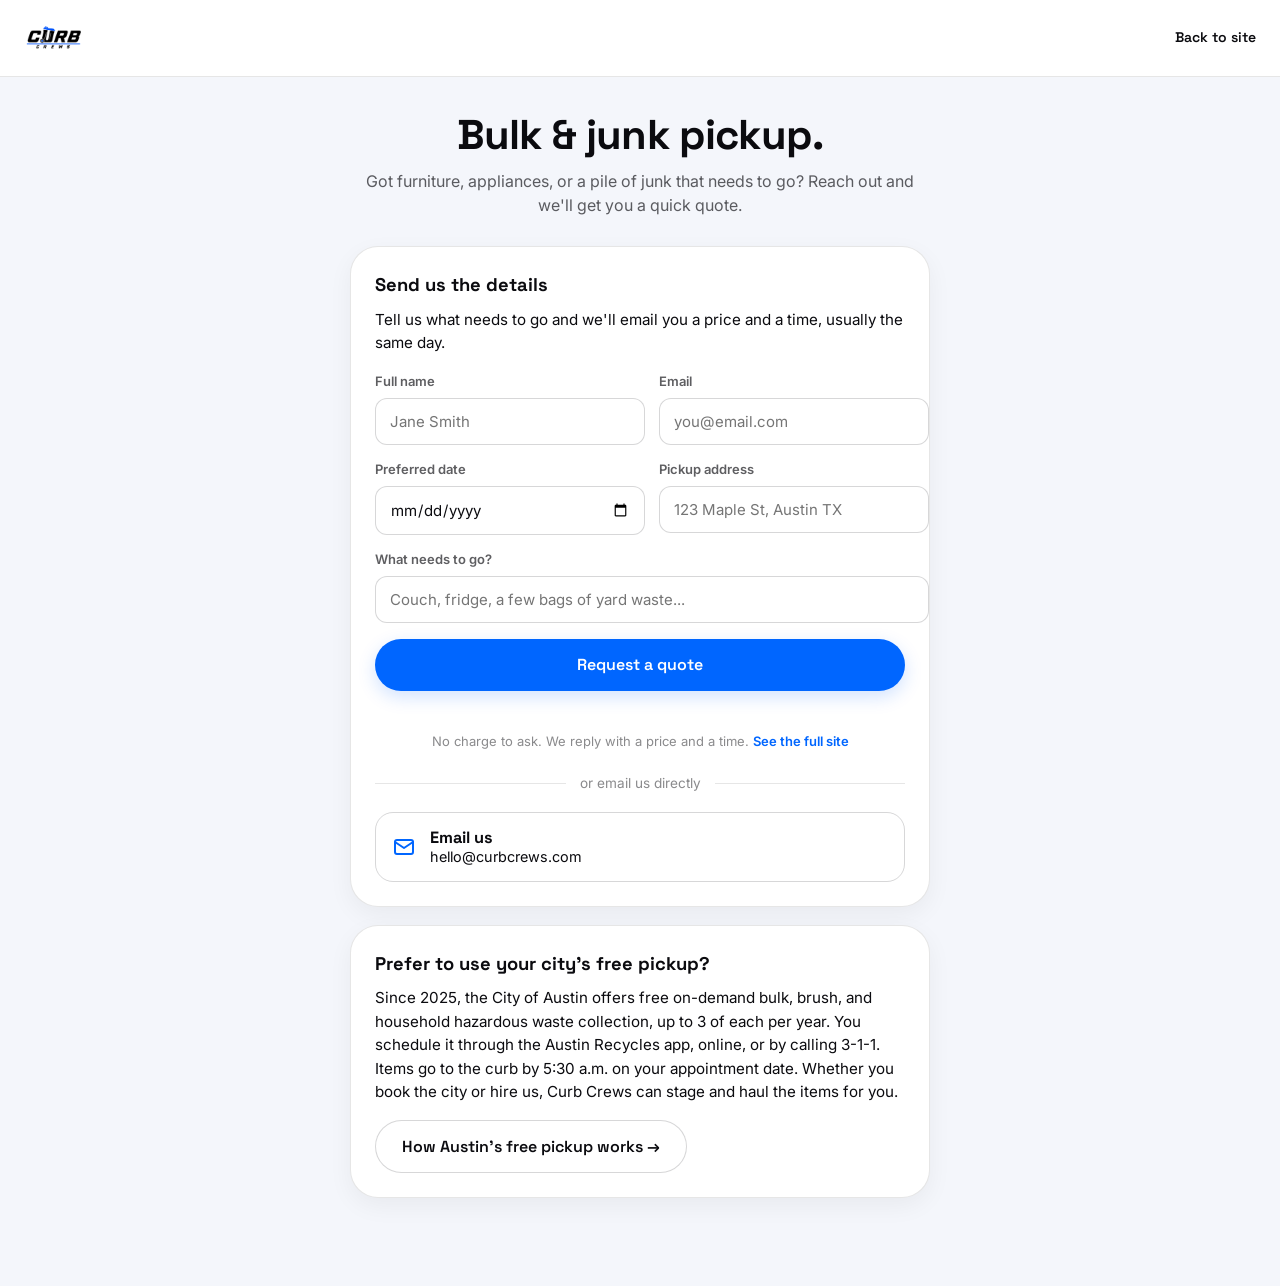
<file: bulk.html>
<!DOCTYPE html>
<html lang="en">
<head>
  <meta charset="UTF-8" />
  <meta name="viewport" content="width=device-width, initial-scale=1.0" />
  <title>Bulk &amp; Junk Pickup | Curb Crews</title>
  <meta name="description" content="Bulk and junk pickup from Curb Crews. Send us the details for a quick quote by email." />

  <link rel="preconnect" href="https://fonts.googleapis.com" />
  <link rel="preconnect" href="https://fonts.gstatic.com" crossorigin />
  <link href="https://fonts.googleapis.com/css2?family=Space+Grotesk:wght@500;600;700&family=Inter:wght@400;500;600&family=Archivo:ital,wght@1,800&display=swap" rel="stylesheet" />

  <link rel="canonical" href="https://curbcrews.com/bulk.html" />
  <link rel="stylesheet" href="styles.css" />
  <link rel="stylesheet" href="bulk.css" />
  <link rel="icon" type="image/png" href="curb-crew-favicon.png?v=3" />
  <link rel="apple-touch-icon" href="curb-crew-favicon.png?v=3" />
</head>
<body class="bulk-body">

  <header class="bulk-top">
    <a href="index.html" class="wordmark wordmark--header" aria-label="Curb Crews home">
      <img class="wordmark__img" src="curb-crew-logo.png" alt="Curb Crews"
           onload="this.closest('.wordmark').classList.add('has-logo')" onerror="this.remove()" />
      <span class="wordmark__fallback" aria-hidden="true">
        <span class="wordmark__mark">
          <svg viewBox="0 0 32 32" width="22" height="22" fill="none">
            <rect x="5" y="11" width="22" height="3" rx="1.5" fill="currentColor"/>
            <path d="M8 14h16l-1.7 14.2A2.5 2.5 0 0 1 19.8 30H12.2a2.5 2.5 0 0 1-2.5-1.8z" fill="currentColor"/>
            <path d="M13 8h6l1 3h-8z" fill="currentColor"/>
          </svg>
        </span>
        <span class="wordmark__text">Curb&nbsp;Crews</span>
      </span>
    </a>
    <a href="index.html" class="bulk-top__back">Back to site</a>
  </header>

  <main class="bulk">
    <div class="bulk__intro">
      <h1>Bulk &amp; junk pickup.</h1>
      <p>Got furniture, appliances, or a pile of junk that needs to go? Reach out and we'll get you a quick quote.</p>
    </div>

    <!-- CONTACT FOR A QUOTE -->
    <section class="bulk__card">
      <h2 class="bulk__h2">Send us the details</h2>
      <p class="bulk__muted">Tell us what needs to go and we'll email you a price and a time, usually the same day.</p>

      <form class="contact-form" data-bulk-form novalidate>
        <div class="bulk__grid">
          <label class="field"><span>Full name</span><input type="text" name="name" autocomplete="name" placeholder="Jane Smith" /></label>
          <label class="field"><span>Email</span><input type="email" name="email" autocomplete="email" placeholder="you@email.com" /></label>
          <label class="field"><span>Preferred date</span><input type="date" name="preferred_date" /></label>
          <label class="field"><span>Pickup address</span><input type="text" name="address" autocomplete="street-address" placeholder="123 Maple St, Austin TX" /></label>
          <label class="field field--wide"><span>What needs to go?</span><input type="text" name="notes" placeholder="Couch, fridge, a few bags of yard waste..." /></label>
        </div>
        <button type="submit" class="btn btn--block">Request a quote</button>
        <p class="bulk__msg" data-bulk-msg role="status" aria-live="polite"></p>
        <p class="bulk__fine">No charge to ask. We reply with a price and a time. <a href="index.html">See the full site</a></p>
      </form>

      <div class="contact-or"><span>or email us directly</span></div>

      <div class="contact-btns">
        <a class="contact-btn" href="mailto:hello@curbcrews.com?subject=Bulk%20pickup%20quote&amp;body=Pickup%20address%3A%0APreferred%20date%3A%0AWhat%20needs%20to%20go%3A%0A">
          <svg viewBox="0 0 24 24" aria-hidden="true"><rect x="3" y="5" width="18" height="14" rx="2"/><path d="m3 7 9 6 9-6"/></svg>
          <span><strong>Email us</strong>hello@curbcrews.com</span>
        </a>
      </div>
    </section>

    <!-- CITY FREE PICKUP INFO -->
    <section class="bulk__card">
      <h2 class="bulk__h2">Prefer to use your city's free pickup?</h2>
      <p class="bulk__muted">Since 2025, the City of Austin offers free on-demand bulk, brush, and household hazardous waste collection, up to 3 of each per year. You schedule it through the Austin Recycles app, online, or by calling 3-1-1. Items go to the curb by 5:30 a.m. on your appointment date. Whether you book the city or hire us, Curb Crews can stage and haul the items for you.</p>
      <a class="btn btn--ghost" href="https://www.austintexas.gov/resource-recovery/programs/demand-bulk-brush-and-household-hazardous-waste-collection" target="_blank" rel="noopener">How Austin's free pickup works &rarr;</a>
    </section>
  </main>

  <script src="bulk.js" defer></script>
  <script src="support.js" defer></script>
</body>
</html>
                                                                                                                                                                                                                                                                                                                                                                                                                                                                                                                                                                                                                                                                                                                                                                                                                                                                                                                                                                                                                                                                                                                                                                                                                                                                                                                                                                                                                                                                                                                                                                                                                                                                                                                                                                                                                                                                                                                                                                                                                                                                                                         
</file>
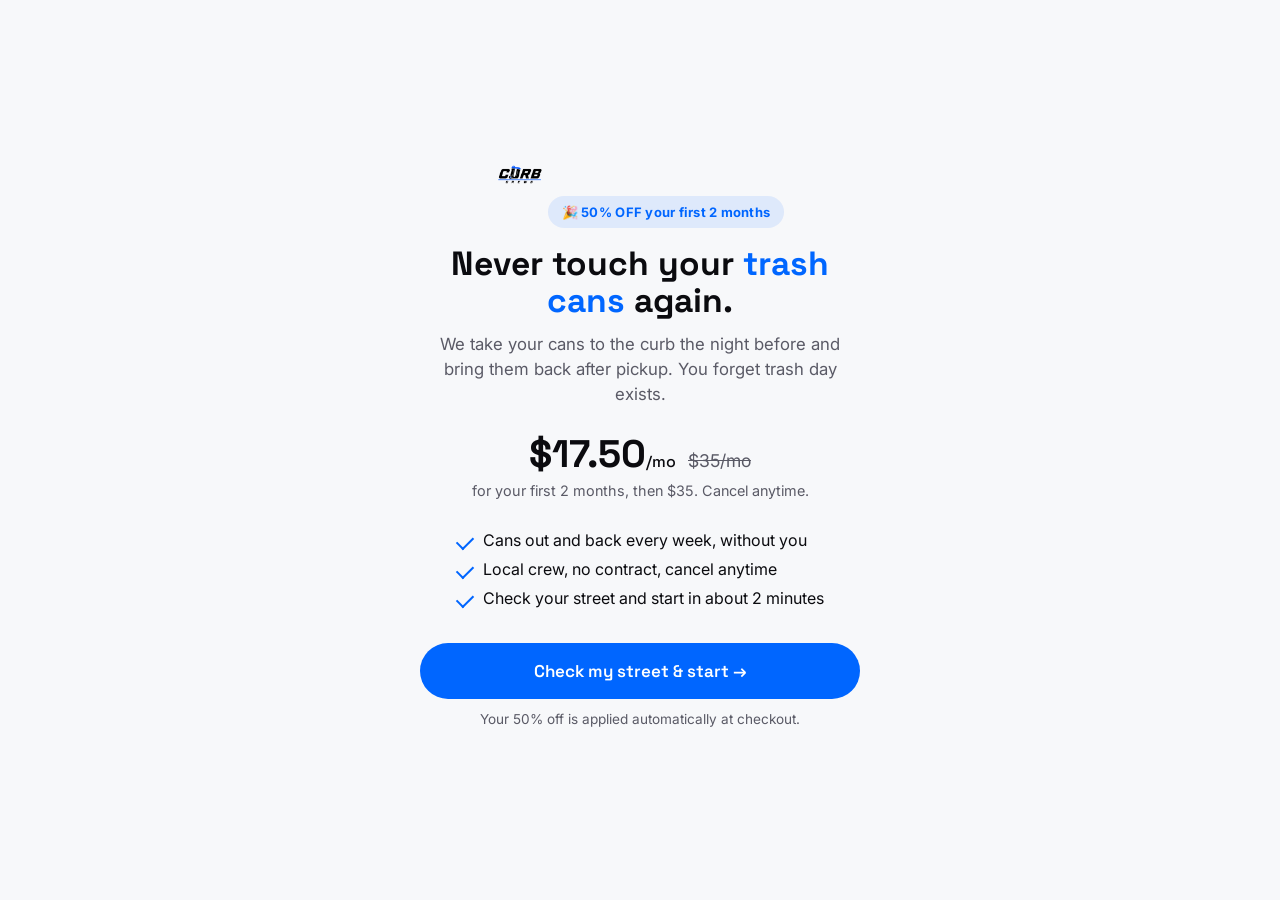
<file: join50.html>
<!DOCTYPE html>
<html lang="en">
<head>
  <meta charset="UTF-8" />
  <meta name="viewport" content="width=device-width, initial-scale=1.0" />
  <title>Curb Crews | 50% off your first 2 months</title>
  <meta name="description" content="Never touch your trash cans again. 50% off your first 2 months. Check your street and start in about two minutes." />
  <meta name="robots" content="noindex" />
  <link rel="preconnect" href="https://fonts.googleapis.com" />
  <link rel="preconnect" href="https://fonts.gstatic.com" crossorigin />
  <link href="https://fonts.googleapis.com/css2?family=Space+Grotesk:wght@500;600;700&family=Inter:wght@400;500;600&display=swap" rel="stylesheet" />
  <link rel="icon" type="image/png" href="curb-crew-favicon.png?v=3" />
  <style>
    :root { --ink:#0b0b0f; --blue:#0066ff; --muted:#5a5a66; }
    * { box-sizing:border-box; }
    body { margin:0; min-height:100vh; background:#f7f8fa; color:var(--ink);
      font-family:Inter,system-ui,sans-serif; display:grid; place-items:center; padding:28px 22px; }
    .card { width:100%; max-width:440px; text-align:center; }
    .logo { height:32px; margin-bottom:26px; }
    .offer { display:inline-block; background:rgba(0,102,255,.1); color:var(--blue);
      font-weight:700; font-size:13px; letter-spacing:.02em; padding:8px 14px; border-radius:999px; margin-bottom:18px; }
    h1 { font-family:"Space Grotesk",sans-serif; font-size:2.1rem; line-height:1.1; margin:0 0 12px; }
    h1 .accent { color:var(--blue); }
    .sub { color:var(--muted); font-size:1.05rem; line-height:1.5; margin:0 0 22px; }
    .price { margin:0 0 22px; }
    .price .now { font-family:"Space Grotesk",sans-serif; font-size:2.4rem; font-weight:700; }
    .price .was { color:var(--muted); text-decoration:line-through; margin-left:8px; font-size:1.1rem; }
    .price .note { display:block; color:var(--muted); font-size:.9rem; margin-top:4px; }
    ul { list-style:none; padding:0; margin:0 0 26px; text-align:left; display:inline-block; }
    li { position:relative; padding-left:26px; margin:9px 0; font-size:1rem; }
    li::before { content:""; position:absolute; left:0; top:6px; width:14px; height:8px;
      border-left:2.5px solid var(--blue); border-bottom:2.5px solid var(--blue); transform:rotate(-45deg); }
    .cta { display:block; background:var(--blue); color:#fff; font-family:"Space Grotesk",sans-serif;
      font-weight:600; font-size:17px; text-decoration:none; padding:17px 20px; border-radius:999px; }
    .micro { color:var(--muted); font-size:.85rem; margin-top:12px; }
  </style>
</head>
<body>
  <main class="card">
    <img class="logo" src="curb-crew-logo.png" alt="Curb Crews" onerror="this.remove()" />
    <span class="offer">&#127881; 50% OFF your first 2 months</span>
    <h1>Never touch your <span class="accent">trash cans</span> again.</h1>
    <p class="sub">We take your cans to the curb the night before and bring them back after pickup. You forget trash day exists.</p>
    <div class="price">
      <span class="now">$17.50<span style="font-size:1rem;font-weight:500">/mo</span></span>
      <span class="was">$35/mo</span>
      <span class="note">for your first 2 months, then $35. Cancel anytime.</span>
    </div>
    <ul>
      <li>Cans out and back every week, without you</li>
      <li>Local crew, no contract, cancel anytime</li>
      <li>Check your street and start in about 2 minutes</li>
    </ul>
    <a class="cta" href="join.html?promo=flyer50&src=qr">Check my street &amp; start &rarr;</a>
    <p class="micro">Your 50% off is applied automatically at checkout.</p>
  </main>
  <script>
    // lightweight landing-view analytics (best effort)
    (function () {
      try {
        var U="https://hezahtnfyhqfucixzqxi.supabase.co/rest/v1/analytics_events";
        var K="sb_publishable_9l4_Bqgjg7qBapvYlLPJSA_pHOk0nMB";
        var sid=sessionStorage.getItem("cc_sess")||(Math.random().toString(36).slice(2)+Date.now().toString(36));
        sessionStorage.setItem("cc_sess",sid);
        fetch(U,{method:"POST",headers:{apikey:K,Authorization:"Bearer "+K,"Content-Type":"application/json","Prefer":"return=minimal"},body:JSON.stringify({event:"qr_landing_view",session_id:sid,page:"join50",user_agent:navigator.userAgent})}).catch(function(){});
      } catch (e) {}
    })();
  </script>
</body>
</html>
</file>
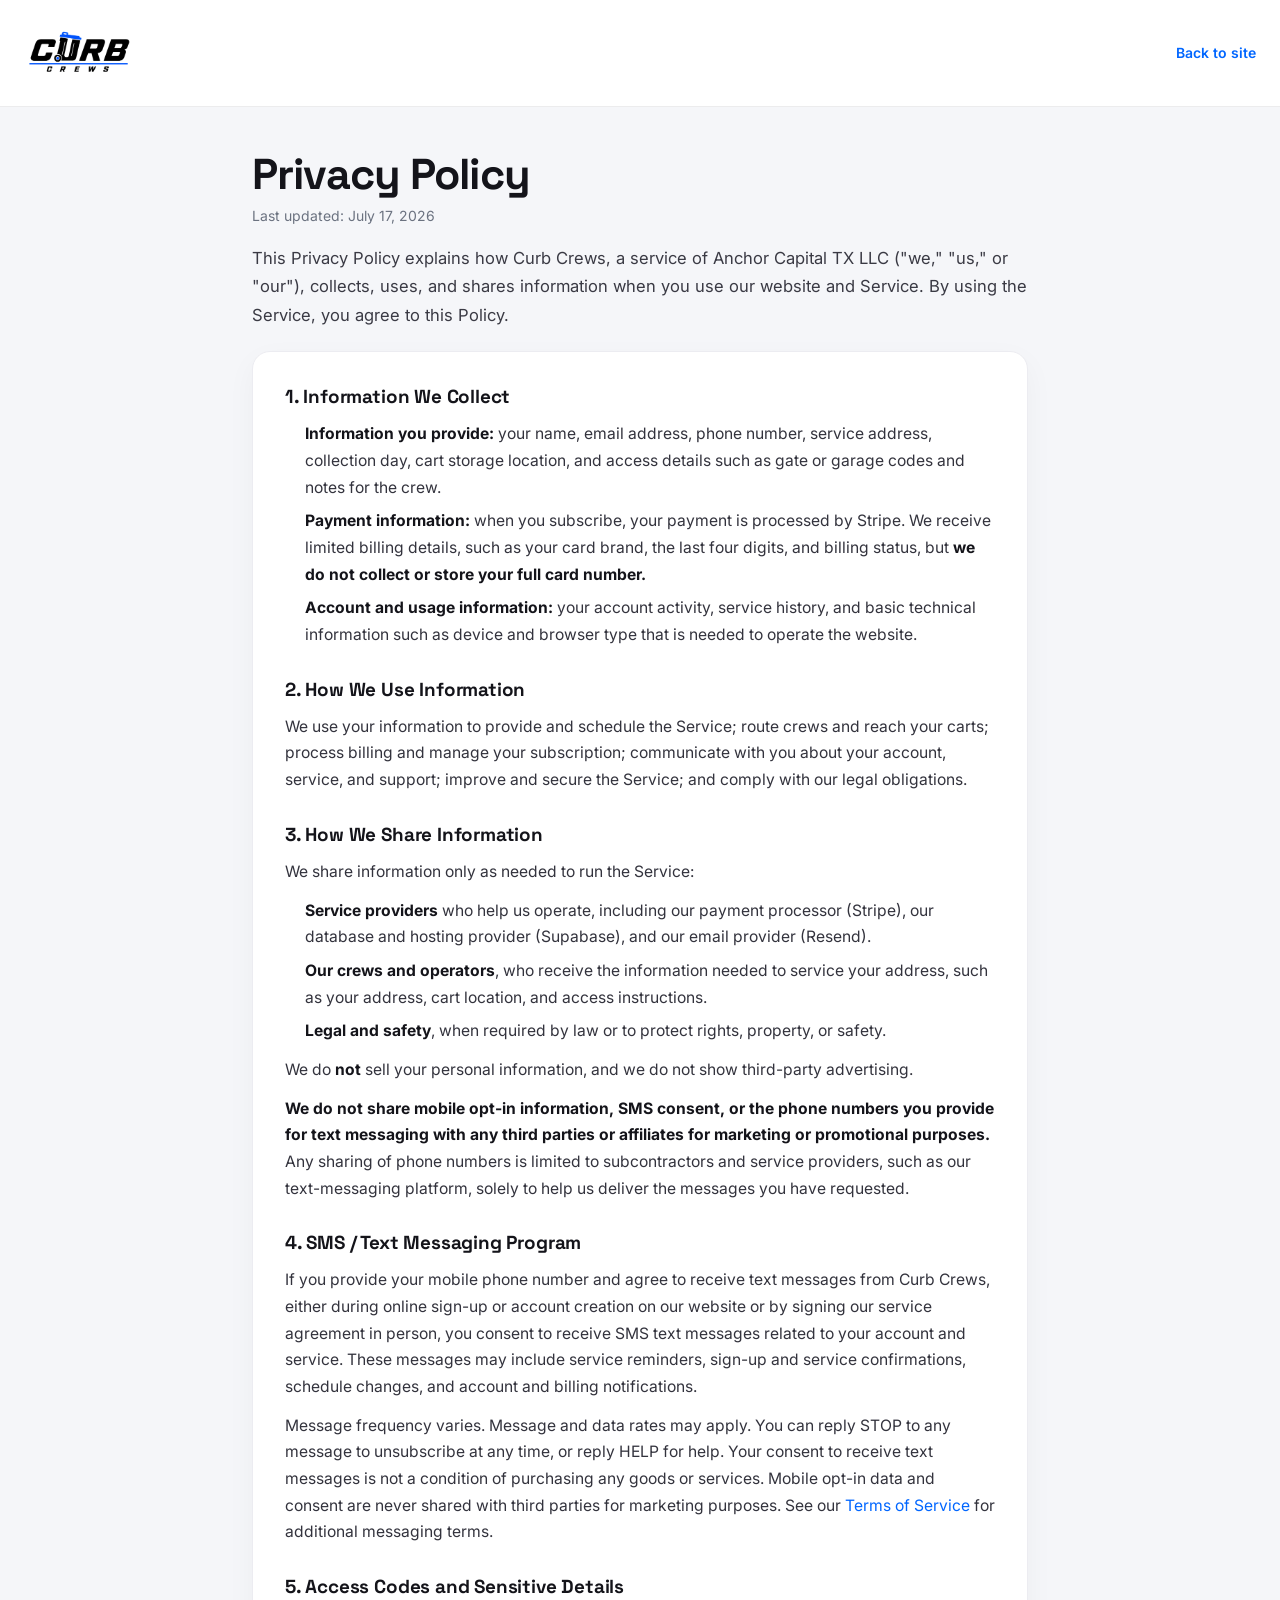
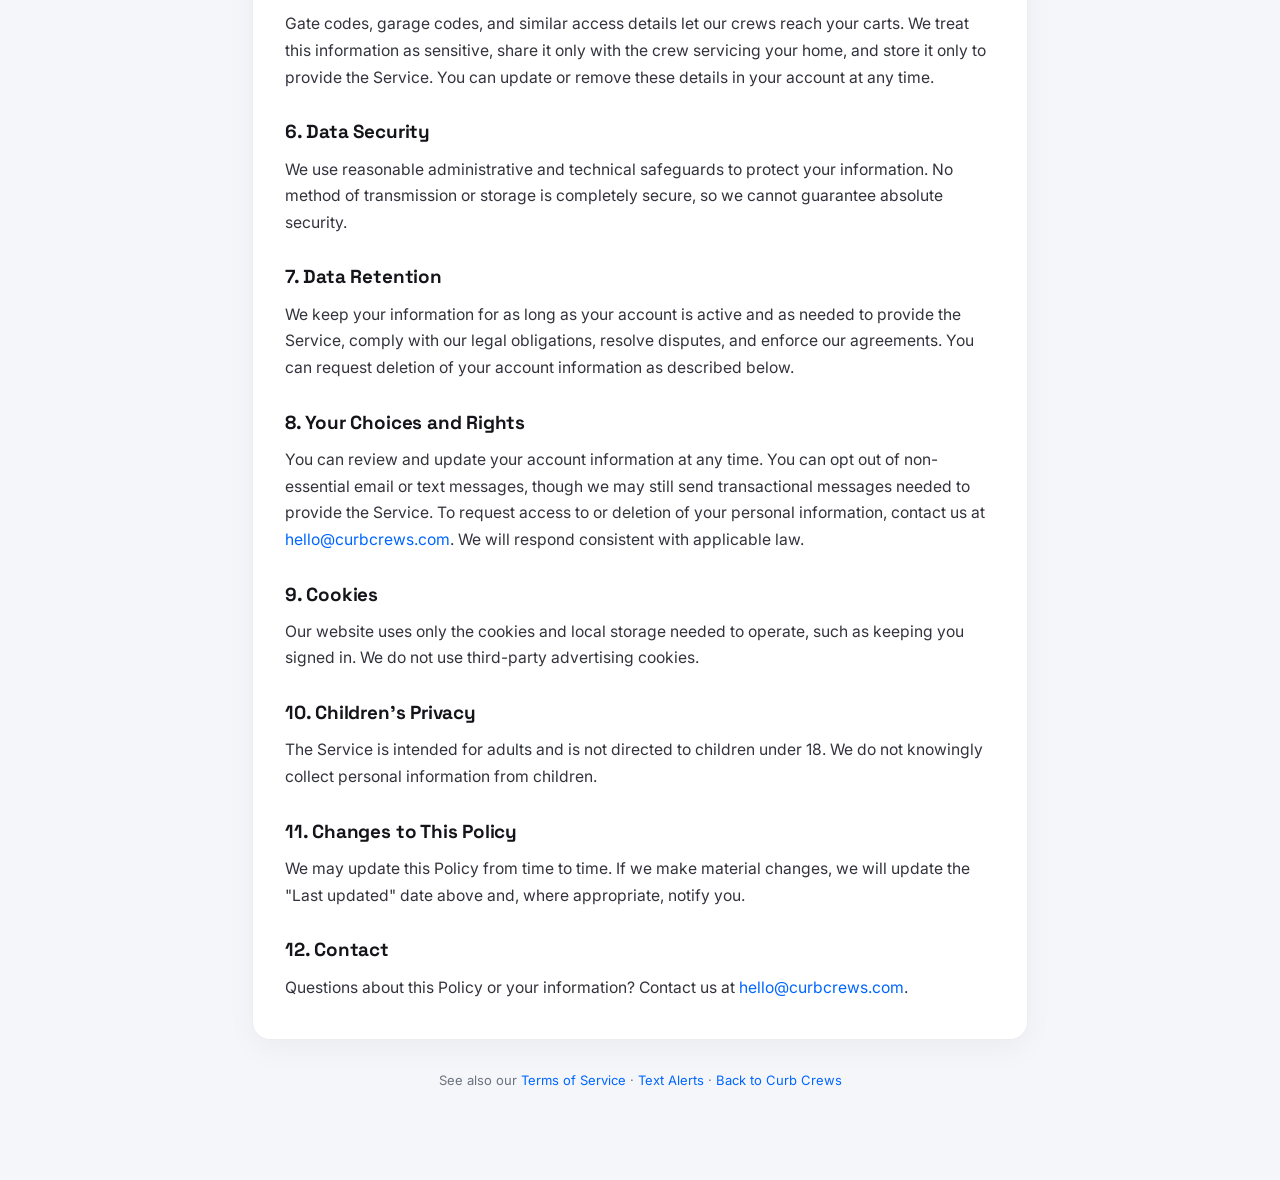
<file: privacy.html>
<!DOCTYPE html>
<html lang="en">
<head>
  <meta charset="UTF-8" />
  <meta name="viewport" content="width=device-width, initial-scale=1.0" />
  <title>Privacy Policy | Curb Crews</title>
  <meta name="description" content="How Curb Crews collects, uses, and protects your information when you use our residential trash-can valet service." />

  <link rel="preconnect" href="https://fonts.googleapis.com" />
  <link rel="preconnect" href="https://fonts.gstatic.com" crossorigin />
  <link href="https://fonts.googleapis.com/css2?family=Space+Grotesk:wght@500;600;700&family=Inter:wght@400;500;600&display=swap" rel="stylesheet" />

  <link rel="canonical" href="https://curbcrews.com/privacy.html" />
  <link rel="stylesheet" href="styles.css" />
  <link rel="stylesheet" href="legal.css" />
  <link rel="icon" type="image/png" href="curb-crew-favicon.png?v=3" />
  <link rel="apple-touch-icon" href="curb-crew-favicon.png?v=3" />
</head>
<body class="legal-body">

  <header class="legal-top">
    <a href="index.html" class="wordmark wordmark--header" aria-label="Curb Crews home">
      <img class="wordmark__img" src="curb-crew-logo.png" alt="Curb Crews"
           onload="this.closest('.wordmark').classList.add('has-logo')" onerror="this.remove()" />
      <span class="wordmark__fallback" aria-hidden="true">
        <span class="wordmark__mark">
          <svg viewBox="0 0 32 32" width="22" height="22" fill="none">
            <rect x="5" y="11" width="22" height="3" rx="1.5" fill="currentColor"/>
            <path d="M8 14h16l-1.7 14.2A2.5 2.5 0 0 1 19.8 30H12.2a2.5 2.5 0 0 1-2.5-1.8z" fill="currentColor"/>
            <path d="M13 8h6l1 3h-8z" fill="currentColor"/>
          </svg>
        </span>
        <span class="wordmark__text">Curb&nbsp;Crews</span>
      </span>
    </a>
    <a href="index.html" class="legal-top__back">Back to site</a>
  </header>

  <main class="legal-wrap">
    <div class="legal-hero">
      <h1>Privacy Policy</h1>
      <p class="legal-updated">Last updated: July 17, 2026</p>
      <p class="legal-intro">This Privacy Policy explains how Curb Crews, a service of Anchor Capital TX LLC ("we," "us," or "our"), collects, uses, and shares information when you use our website and Service. By using the Service, you agree to this Policy.</p>
    </div>

    <article class="legal-card">
      <h2>1. Information We Collect</h2>
      <ul>
        <li><strong>Information you provide:</strong> your name, email address, phone number, service address, collection day, cart storage location, and access details such as gate or garage codes and notes for the crew.</li>
        <li><strong>Payment information:</strong> when you subscribe, your payment is processed by Stripe. We receive limited billing details, such as your card brand, the last four digits, and billing status, but <strong>we do not collect or store your full card number.</strong></li>
        <li><strong>Account and usage information:</strong> your account activity, service history, and basic technical information such as device and browser type that is needed to operate the website.</li>
      </ul>

      <h2>2. How We Use Information</h2>
      <p>We use your information to provide and schedule the Service; route crews and reach your carts; process billing and manage your subscription; communicate with you about your account, service, and support; improve and secure the Service; and comply with our legal obligations.</p>

      <h2>3. How We Share Information</h2>
      <p>We share information only as needed to run the Service:</p>
      <ul>
        <li><strong>Service providers</strong> who help us operate, including our payment processor (Stripe), our database and hosting provider (Supabase), and our email provider (Resend).</li>
        <li><strong>Our crews and operators</strong>, who receive the information needed to service your address, such as your address, cart location, and access instructions.</li>
        <li><strong>Legal and safety</strong>, when required by law or to protect rights, property, or safety.</li>
      </ul>
      <p>We do <strong>not</strong> sell your personal information, and we do not show third-party advertising.</p>
      <p><strong>We do not share mobile opt-in information, SMS consent, or the phone numbers you provide for text messaging with any third parties or affiliates for marketing or promotional purposes.</strong> Any sharing of phone numbers is limited to subcontractors and service providers, such as our text-messaging platform, solely to help us deliver the messages you have requested.</p>

      <h2>4. SMS / Text Messaging Program</h2>
      <p>If you provide your mobile phone number and agree to receive text messages from Curb Crews, either during online sign-up or account creation on our website or by signing our service agreement in person, you consent to receive SMS text messages related to your account and service. These messages may include service reminders, sign-up and service confirmations, schedule changes, and account and billing notifications.</p>
      <p>Message frequency varies. Message and data rates may apply. You can reply STOP to any message to unsubscribe at any time, or reply HELP for help. Your consent to receive text messages is not a condition of purchasing any goods or services. Mobile opt-in data and consent are never shared with third parties for marketing purposes. See our <a href="terms.html">Terms of Service</a> for additional messaging terms.</p>

      <h2>5. Access Codes and Sensitive Details</h2>
      <p>Gate codes, garage codes, and similar access details let our crews reach your carts. We treat this information as sensitive, share it only with the crew servicing your home, and store it only to provide the Service. You can update or remove these details in your account at any time.</p>

      <h2>6. Data Security</h2>
      <p>We use reasonable administrative and technical safeguards to protect your information. No method of transmission or storage is completely secure, so we cannot guarantee absolute security.</p>

      <h2>7. Data Retention</h2>
      <p>We keep your information for as long as your account is active and as needed to provide the Service, comply with our legal obligations, resolve disputes, and enforce our agreements. You can request deletion of your account information as described below.</p>

      <h2>8. Your Choices and Rights</h2>
      <p>You can review and update your account information at any time. You can opt out of non-essential email or text messages, though we may still send transactional messages needed to provide the Service. To request access to or deletion of your personal information, contact us at <a href="mailto:hello@curbcrews.com">hello@curbcrews.com</a>. We will respond consistent with applicable law.</p>

      <h2>9. Cookies</h2>
      <p>Our website uses only the cookies and local storage needed to operate, such as keeping you signed in. We do not use third-party advertising cookies.</p>

      <h2>10. Children's Privacy</h2>
      <p>The Service is intended for adults and is not directed to children under 18. We do not knowingly collect personal information from children.</p>

      <h2>11. Changes to This Policy</h2>
      <p>We may update this Policy from time to time. If we make material changes, we will update the "Last updated" date above and, where appropriate, notify you.</p>

      <h2>12. Contact</h2>
      <p>Questions about this Policy or your information? Contact us at <a href="mailto:hello@curbcrews.com">hello@curbcrews.com</a>.</p>
    </article>

    <p class="legal-foot">See also our <a href="terms.html">Terms of Service</a> &middot; <a href="sms.html">Text Alerts</a> &middot; <a href="index.html">Back to Curb Crews</a></p>
  </main>

  <script src="support.js" defer></script>
</body>
</html>
</file>
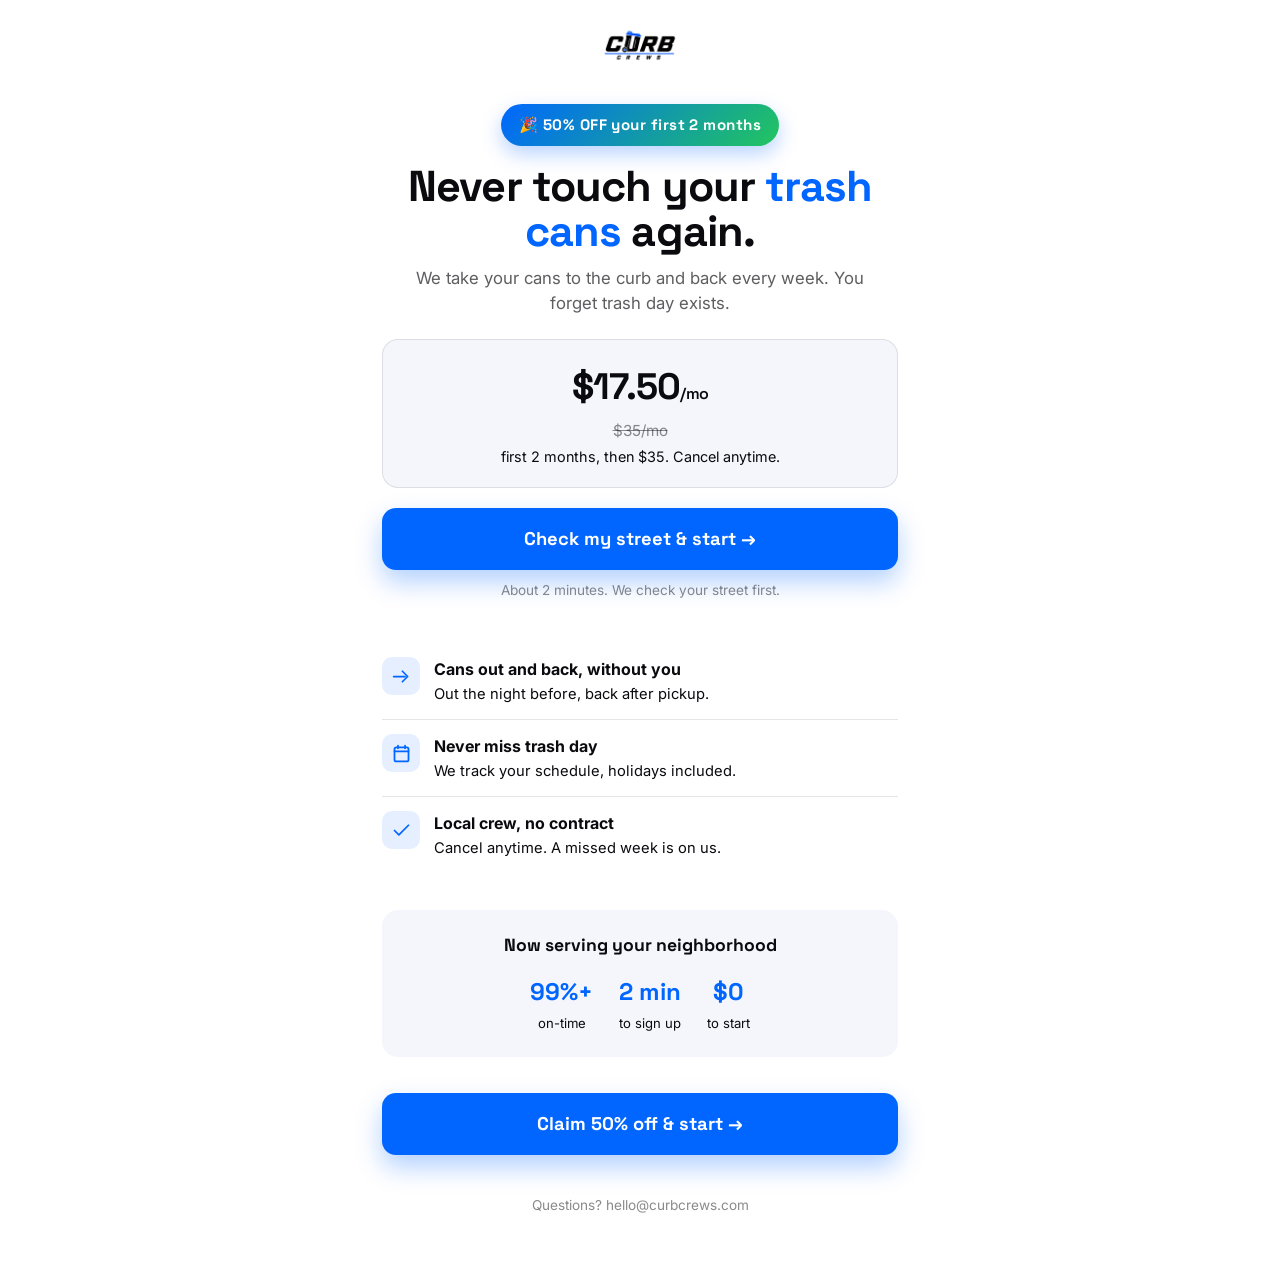
<file: start.html>
<!DOCTYPE html>
<html lang="en">
<head>
  <meta charset="UTF-8" />
  <meta name="viewport" content="width=device-width, initial-scale=1.0" />
  <title>Curb Crews | 50% off your first 2 months</title>
  <meta name="description" content="Never touch your trash cans again. We roll your cans to the curb the night before and bring them back after pickup. 50% off your first 2 months." />

  <link rel="preconnect" href="https://fonts.googleapis.com" />
  <link rel="preconnect" href="https://fonts.gstatic.com" crossorigin />
  <link href="https://fonts.googleapis.com/css2?family=Space+Grotesk:wght@500;600;700&family=Inter:wght@400;500;600&family=Archivo:ital,wght@1,800&display=swap" rel="stylesheet" />

  <link rel="canonical" href="https://curbcrews.com/start.html" />
  <link rel="stylesheet" href="styles.css" />
  <link rel="stylesheet" href="start.css" />
  <link rel="icon" type="image/png" href="curb-crew-favicon.png?v=3" />
  <link rel="apple-touch-icon" href="curb-crew-favicon.png?v=3" />
</head>
<body class="lp-body">

  <header class="lp-top">
    <a href="index.html" class="wordmark wordmark--header" aria-label="Curb Crews home">
      <img class="wordmark__img" src="curb-crew-logo.png" alt="Curb Crews"
           onload="this.closest('.wordmark').classList.add('has-logo')" onerror="this.remove()" />
      <span class="wordmark__fallback" aria-hidden="true">
        <span class="wordmark__mark">
          <svg viewBox="0 0 32 32" width="22" height="22" fill="none">
            <rect x="5" y="11" width="22" height="3" rx="1.5" fill="currentColor"/>
            <path d="M8 14h16l-1.7 14.2A2.5 2.5 0 0 1 19.8 30H12.2a2.5 2.5 0 0 1-2.5-1.8z" fill="currentColor"/>
            <path d="M13 8h6l1 3h-8z" fill="currentColor"/>
          </svg>
        </span>
        <span class="wordmark__text">Curb&nbsp;Crews</span>
      </span>
    </a>
  </header>

  <main class="lp-wrap">
    <section class="lp-hero">
      <span class="lp-offer">&#127881; 50% OFF your first 2 months</span>
      <h1>Never touch your <span class="accent">trash cans</span> again.</h1>
      <p class="lp-sub">We take your cans to the curb and back every week. You forget trash day exists.</p>

      <div class="lp-price">
        <span class="lp-price__now">$17.50<small>/mo</small></span>
        <span class="lp-price__was">$35/mo</span>
        <span class="lp-price__note">first 2 months, then $35. Cancel anytime.</span>
      </div>

      <a class="lp-cta" data-cta href="join.html?promo=flyer50&amp;src=flyer">Check my street &amp; start &rarr;</a>
      <p class="lp-micro">About 2 minutes. We check your street first.</p>
    </section>

    <section class="lp-section">
      <div class="lp-benefit">
        <span class="lp-benefit__ic"><svg viewBox="0 0 24 24"><path d="M3 12h13"/><path d="M13 6l6 6-6 6"/></svg></span>
        <div><p class="lp-benefit__t">Cans out and back, without you</p><p class="lp-benefit__d">Out the night before, back after pickup.</p></div>
      </div>
      <div class="lp-benefit">
        <span class="lp-benefit__ic"><svg viewBox="0 0 24 24"><rect x="4" y="5" width="16" height="16" rx="2"/><line x1="4" y1="9.5" x2="20" y2="9.5"/><line x1="8" y1="3" x2="8" y2="6"/><line x1="16" y1="3" x2="16" y2="6"/></svg></span>
        <div><p class="lp-benefit__t">Never miss trash day</p><p class="lp-benefit__d">We track your schedule, holidays included.</p></div>
      </div>
      <div class="lp-benefit">
        <span class="lp-benefit__ic"><svg viewBox="0 0 24 24"><path d="M20 6 9 17l-5-5"/></svg></span>
        <div><p class="lp-benefit__t">Local crew, no contract</p><p class="lp-benefit__d">Cancel anytime. A missed week is on us.</p></div>
      </div>
    </section>

    <section class="lp-trust">
      <p class="lp-trust__area">Now serving your neighborhood</p>
      <div class="lp-trust__row">
        <div class="lp-trust__stat"><strong>99%+</strong><span>on-time</span></div>
        <div class="lp-trust__stat"><strong>2 min</strong><span>to sign up</span></div>
        <div class="lp-trust__stat"><strong>$0</strong><span>to start</span></div>
      </div>
    </section>

    <section class="lp-final">
      <a class="lp-cta" data-cta href="join.html?promo=flyer50&amp;src=flyer">Claim 50% off &amp; start &rarr;</a>
    </section>

    <p class="lp-foot">Questions? <a href="mailto:hello@curbcrews.com">hello@curbcrews.com</a></p>
  </main>

  <script>
    (function () {
      var U = "https://hezahtnfyhqfucixzqxi.supabase.co/rest/v1/analytics_events";
      var K = "sb_publishable_9l4_Bqgjg7qBapvYlLPJSA_pHOk0nMB";
      var sid; try { sid = sessionStorage.getItem("cc_sess") || (Math.random().toString(36).slice(2) + Date.now().toString(36)); sessionStorage.setItem("cc_sess", sid); } catch (e) {}
      function ev(name) { try { fetch(U, { method: "POST", headers: { "apikey": K, "Authorization": "Bearer " + K, "Content-Type": "application/json", "Prefer": "return=minimal" }, body: JSON.stringify({ event: name, session_id: sid, page: "flyer", user_agent: navigator.userAgent }) }).catch(function () {}); } catch (e) {} }
      ev("flyer_landing_view");
      Array.prototype.slice.call(document.querySelectorAll("[data-cta]")).forEach(function (a) { a.addEventListener("click", function () { ev("flyer_cta_click"); }); });
    })();
  </script>
</body>
</html>
</file>
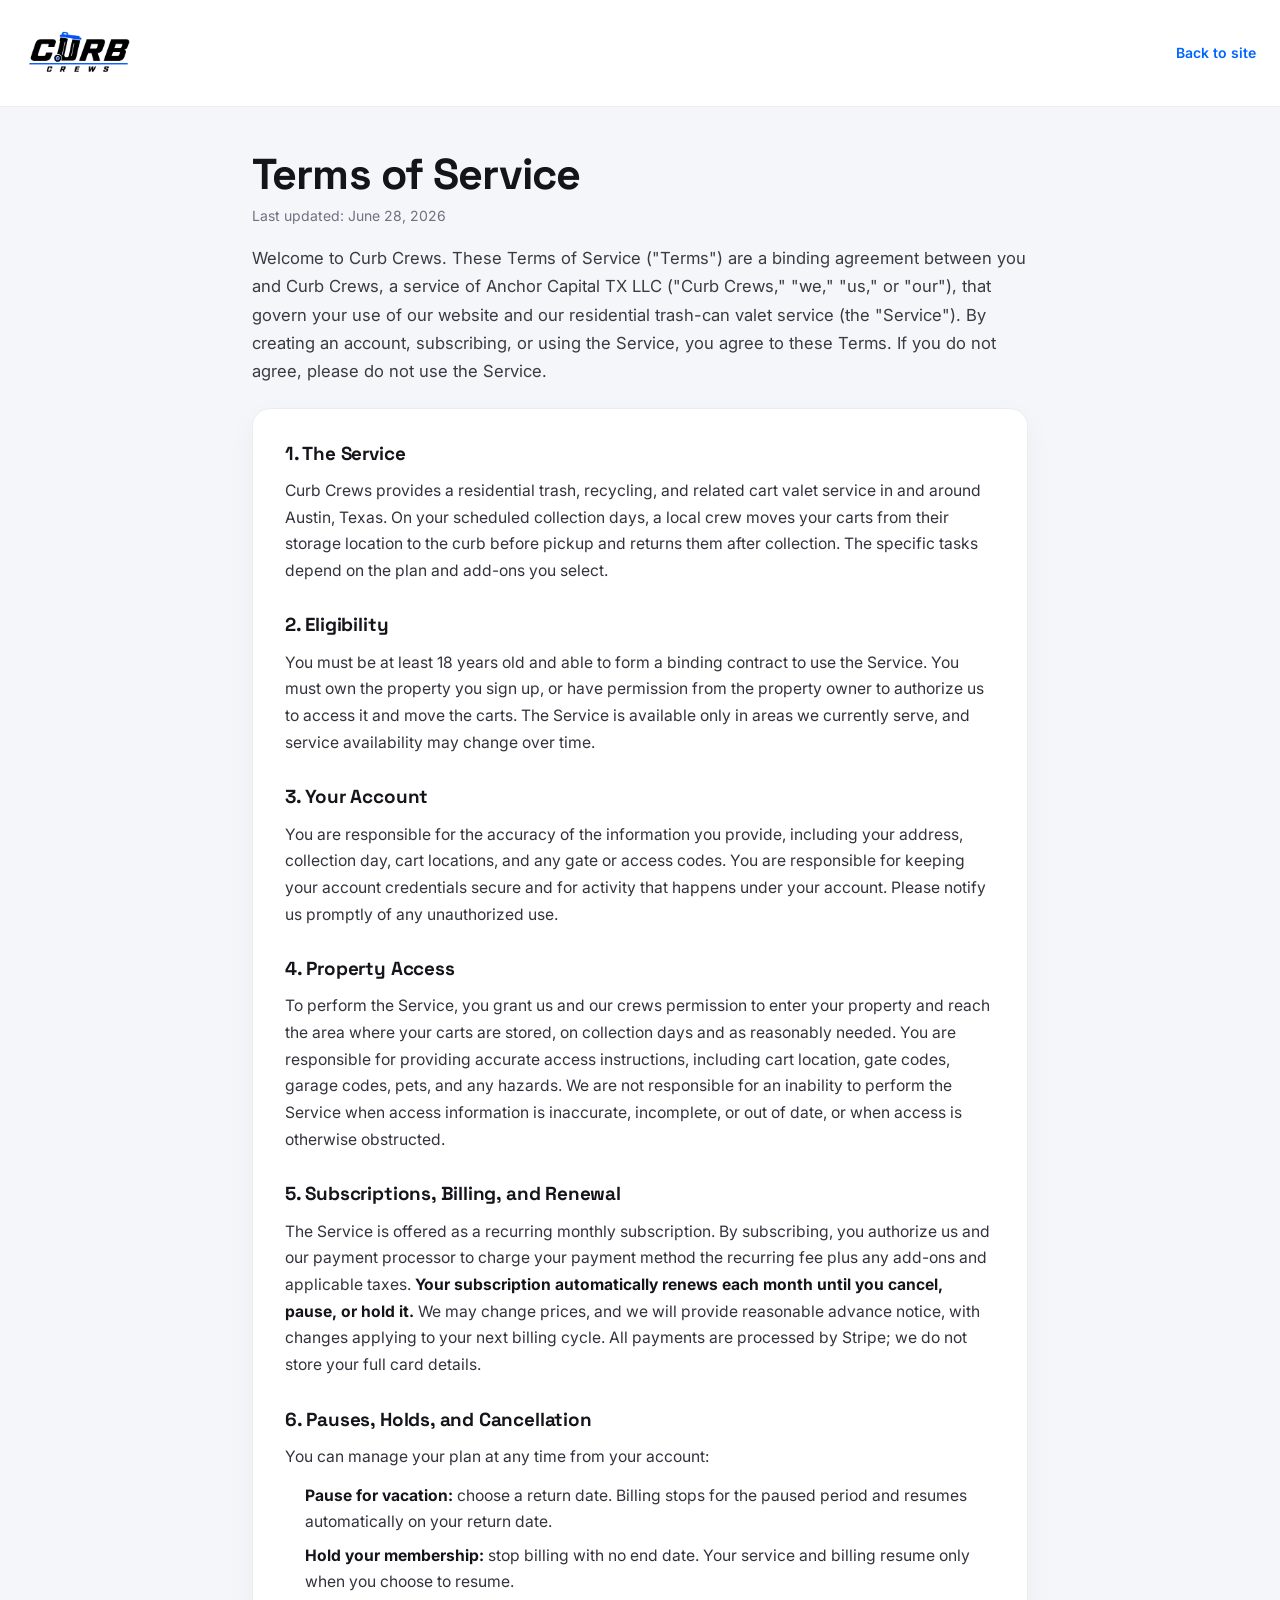
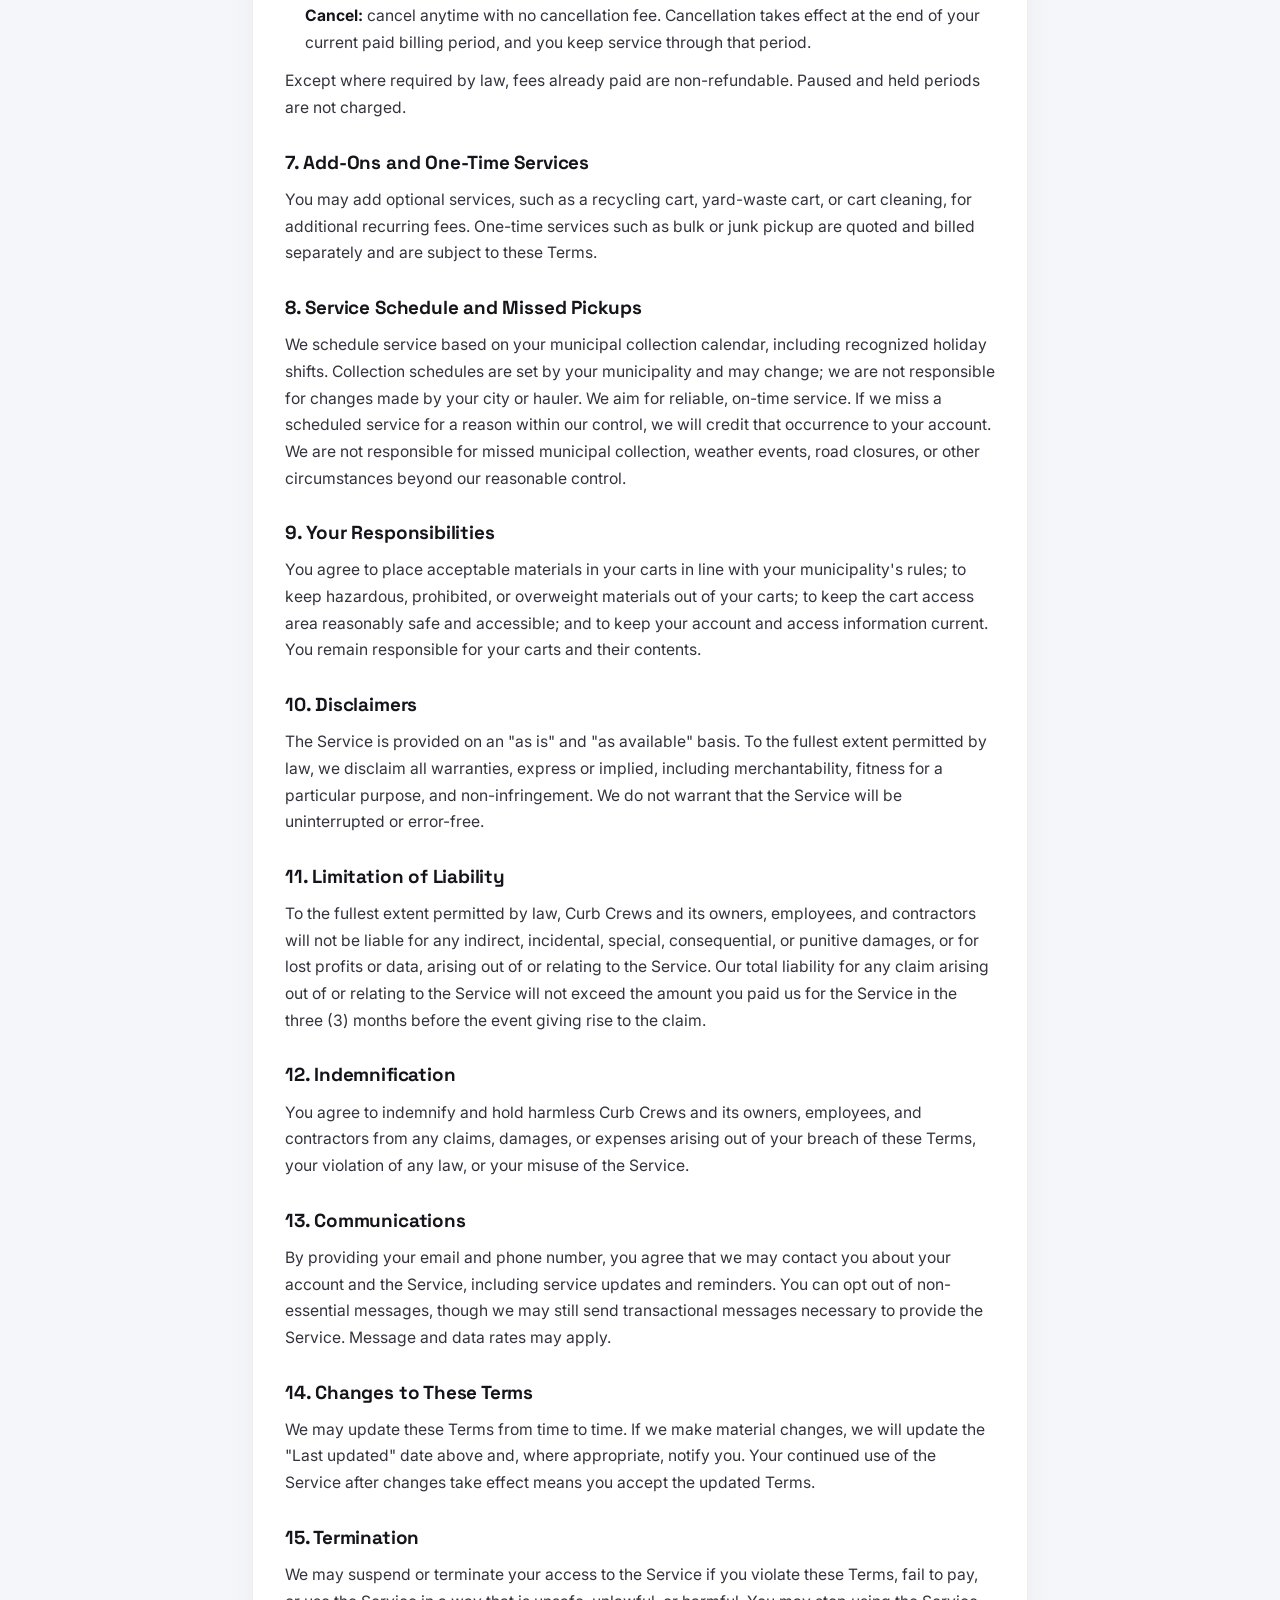
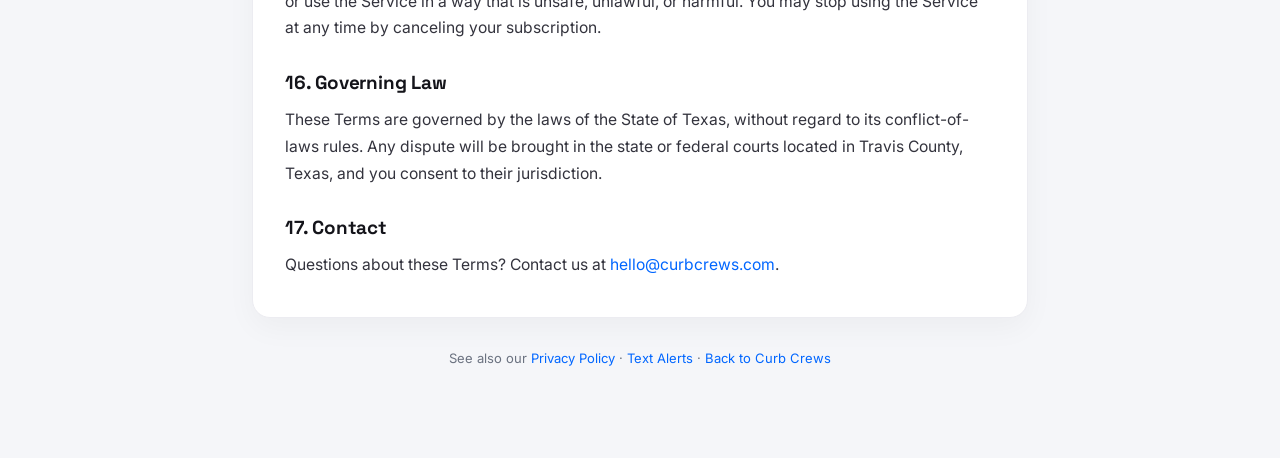
<file: terms.html>
<!DOCTYPE html>
<html lang="en">
<head>
  <meta charset="UTF-8" />
  <meta name="viewport" content="width=device-width, initial-scale=1.0" />
  <title>Terms of Service | Curb Crews</title>
  <meta name="description" content="The terms that govern your use of Curb Crews, a residential trash-can valet subscription service in the Austin area." />

  <link rel="preconnect" href="https://fonts.googleapis.com" />
  <link rel="preconnect" href="https://fonts.gstatic.com" crossorigin />
  <link href="https://fonts.googleapis.com/css2?family=Space+Grotesk:wght@500;600;700&family=Inter:wght@400;500;600&display=swap" rel="stylesheet" />

  <link rel="canonical" href="https://curbcrews.com/terms.html" />
  <link rel="stylesheet" href="styles.css" />
  <link rel="stylesheet" href="legal.css" />
  <link rel="icon" type="image/png" href="curb-crew-favicon.png?v=3" />
  <link rel="apple-touch-icon" href="curb-crew-favicon.png?v=3" />
</head>
<body class="legal-body">

  <header class="legal-top">
    <a href="index.html" class="wordmark wordmark--header" aria-label="Curb Crews home">
      <img class="wordmark__img" src="curb-crew-logo.png" alt="Curb Crews"
           onload="this.closest('.wordmark').classList.add('has-logo')" onerror="this.remove()" />
      <span class="wordmark__fallback" aria-hidden="true">
        <span class="wordmark__mark">
          <svg viewBox="0 0 32 32" width="22" height="22" fill="none">
            <rect x="5" y="11" width="22" height="3" rx="1.5" fill="currentColor"/>
            <path d="M8 14h16l-1.7 14.2A2.5 2.5 0 0 1 19.8 30H12.2a2.5 2.5 0 0 1-2.5-1.8z" fill="currentColor"/>
            <path d="M13 8h6l1 3h-8z" fill="currentColor"/>
          </svg>
        </span>
        <span class="wordmark__text">Curb&nbsp;Crews</span>
      </span>
    </a>
    <a href="index.html" class="legal-top__back">Back to site</a>
  </header>

  <main class="legal-wrap">
    <div class="legal-hero">
      <h1>Terms of Service</h1>
      <p class="legal-updated">Last updated: June 28, 2026</p>
      <p class="legal-intro">Welcome to Curb Crews. These Terms of Service ("Terms") are a binding agreement between you and Curb Crews, a service of Anchor Capital TX LLC ("Curb Crews," "we," "us," or "our"), that govern your use of our website and our residential trash-can valet service (the "Service"). By creating an account, subscribing, or using the Service, you agree to these Terms. If you do not agree, please do not use the Service.</p>
    </div>

    <article class="legal-card">
      <h2>1. The Service</h2>
      <p>Curb Crews provides a residential trash, recycling, and related cart valet service in and around Austin, Texas. On your scheduled collection days, a local crew moves your carts from their storage location to the curb before pickup and returns them after collection. The specific tasks depend on the plan and add-ons you select.</p>

      <h2>2. Eligibility</h2>
      <p>You must be at least 18 years old and able to form a binding contract to use the Service. You must own the property you sign up, or have permission from the property owner to authorize us to access it and move the carts. The Service is available only in areas we currently serve, and service availability may change over time.</p>

      <h2>3. Your Account</h2>
      <p>You are responsible for the accuracy of the information you provide, including your address, collection day, cart locations, and any gate or access codes. You are responsible for keeping your account credentials secure and for activity that happens under your account. Please notify us promptly of any unauthorized use.</p>

      <h2>4. Property Access</h2>
      <p>To perform the Service, you grant us and our crews permission to enter your property and reach the area where your carts are stored, on collection days and as reasonably needed. You are responsible for providing accurate access instructions, including cart location, gate codes, garage codes, pets, and any hazards. We are not responsible for an inability to perform the Service when access information is inaccurate, incomplete, or out of date, or when access is otherwise obstructed.</p>

      <h2>5. Subscriptions, Billing, and Renewal</h2>
      <p>The Service is offered as a recurring monthly subscription. By subscribing, you authorize us and our payment processor to charge your payment method the recurring fee plus any add-ons and applicable taxes. <strong>Your subscription automatically renews each month until you cancel, pause, or hold it.</strong> We may change prices, and we will provide reasonable advance notice, with changes applying to your next billing cycle. All payments are processed by Stripe; we do not store your full card details.</p>

      <h2>6. Pauses, Holds, and Cancellation</h2>
      <p>You can manage your plan at any time from your account:</p>
      <ul>
        <li><strong>Pause for vacation:</strong> choose a return date. Billing stops for the paused period and resumes automatically on your return date.</li>
        <li><strong>Hold your membership:</strong> stop billing with no end date. Your service and billing resume only when you choose to resume.</li>
        <li><strong>Cancel:</strong> cancel anytime with no cancellation fee. Cancellation takes effect at the end of your current paid billing period, and you keep service through that period.</li>
      </ul>
      <p>Except where required by law, fees already paid are non-refundable. Paused and held periods are not charged.</p>

      <h2>7. Add-Ons and One-Time Services</h2>
      <p>You may add optional services, such as a recycling cart, yard-waste cart, or cart cleaning, for additional recurring fees. One-time services such as bulk or junk pickup are quoted and billed separately and are subject to these Terms.</p>

      <h2>8. Service Schedule and Missed Pickups</h2>
      <p>We schedule service based on your municipal collection calendar, including recognized holiday shifts. Collection schedules are set by your municipality and may change; we are not responsible for changes made by your city or hauler. We aim for reliable, on-time service. If we miss a scheduled service for a reason within our control, we will credit that occurrence to your account. We are not responsible for missed municipal collection, weather events, road closures, or other circumstances beyond our reasonable control.</p>

      <h2>9. Your Responsibilities</h2>
      <p>You agree to place acceptable materials in your carts in line with your municipality's rules; to keep hazardous, prohibited, or overweight materials out of your carts; to keep the cart access area reasonably safe and accessible; and to keep your account and access information current. You remain responsible for your carts and their contents.</p>

      <h2>10. Disclaimers</h2>
      <p>The Service is provided on an "as is" and "as available" basis. To the fullest extent permitted by law, we disclaim all warranties, express or implied, including merchantability, fitness for a particular purpose, and non-infringement. We do not warrant that the Service will be uninterrupted or error-free.</p>

      <h2>11. Limitation of Liability</h2>
      <p>To the fullest extent permitted by law, Curb Crews and its owners, employees, and contractors will not be liable for any indirect, incidental, special, consequential, or punitive damages, or for lost profits or data, arising out of or relating to the Service. Our total liability for any claim arising out of or relating to the Service will not exceed the amount you paid us for the Service in the three (3) months before the event giving rise to the claim.</p>

      <h2>12. Indemnification</h2>
      <p>You agree to indemnify and hold harmless Curb Crews and its owners, employees, and contractors from any claims, damages, or expenses arising out of your breach of these Terms, your violation of any law, or your misuse of the Service.</p>

      <h2>13. Communications</h2>
      <p>By providing your email and phone number, you agree that we may contact you about your account and the Service, including service updates and reminders. You can opt out of non-essential messages, though we may still send transactional messages necessary to provide the Service. Message and data rates may apply.</p>

      <h2>14. Changes to These Terms</h2>
      <p>We may update these Terms from time to time. If we make material changes, we will update the "Last updated" date above and, where appropriate, notify you. Your continued use of the Service after changes take effect means you accept the updated Terms.</p>

      <h2>15. Termination</h2>
      <p>We may suspend or terminate your access to the Service if you violate these Terms, fail to pay, or use the Service in a way that is unsafe, unlawful, or harmful. You may stop using the Service at any time by canceling your subscription.</p>

      <h2>16. Governing Law</h2>
      <p>These Terms are governed by the laws of the State of Texas, without regard to its conflict-of-laws rules. Any dispute will be brought in the state or federal courts located in Travis County, Texas, and you consent to their jurisdiction.</p>

      <h2>17. Contact</h2>
      <p>Questions about these Terms? Contact us at <a href="mailto:hello@curbcrews.com">hello@curbcrews.com</a>.</p>
    </article>

    <p class="legal-foot">See also our <a href="privacy.html">Privacy Policy</a> &middot; <a href="sms.html">Text Alerts</a> &middot; <a href="index.html">Back to Curb Crews</a></p>
  </main>

  <script src="support.js" defer></script>
</body>
</html>
</file>
<file: styles.css>
/* ============================================================
   CURB CREW - styles.css
   Light theme: white background, near-black text, electric blue accent
   ============================================================ */

:root {
  --black: #0B0B0F;
  --white: #FFFFFF;
  --blue: #0066FF;
  --mist: #F4F6FB;            /* subtle light tint for alternating sections */
  --blue-soft: rgba(0, 102, 255, 0.10);
  --blue-glow: rgba(0, 102, 255, 0.45);

  /* dark text on light backgrounds */
  --ink-90: rgba(11, 11, 15, 0.92);
  --ink-70: rgba(11, 11, 15, 0.66);
  --ink-50: rgba(11, 11, 15, 0.48);
  --ink-35: rgba(11, 11, 15, 0.34);

  /* legacy aliases (now dark text, since sections are light) */
  --dark-60: rgba(11, 11, 15, 0.64);
  --dark-40: rgba(11, 11, 15, 0.42);

  --line: rgba(11, 11, 15, 0.10);
  --line-strong: rgba(11, 11, 15, 0.16);
  --grid-line: rgba(11, 11, 15, 0.055);

  --font-display: "Space Grotesk", system-ui, sans-serif;
  --font-body: "Inter", system-ui, -apple-system, sans-serif;

  --container: 1180px;
  --nav-h: 90px;
  --radius: 18px;
  --radius-lg: 28px;

  --ease: cubic-bezier(0.22, 1, 0.36, 1);
}

/* ---------- Reset ---------- */
*, *::before, *::after { box-sizing: border-box; margin: 0; padding: 0; }

html { scroll-behavior: smooth; -webkit-text-size-adjust: 100%; }

body {
  font-family: var(--font-body);
  background: var(--white);
  color: var(--black);
  line-height: 1.55;
  -webkit-font-smoothing: antialiased;
  overflow-x: hidden;
}

img, svg { display: block; max-width: 100%; }
a { color: inherit; text-decoration: none; }
ul, ol { list-style: none; }
button { font-family: inherit; cursor: pointer; border: none; background: none; color: inherit; }

.container { width: 100%; max-width: var(--container); margin-inline: auto; padding-inline: 24px; }

.visually-hidden {
  position: absolute; width: 1px; height: 1px; padding: 0; margin: -1px;
  overflow: hidden; clip: rect(0 0 0 0); white-space: nowrap; border: 0;
}

.skip-link {
  position: absolute; left: 16px; top: -60px; z-index: 200;
  background: var(--blue); color: var(--white); padding: 10px 16px;
  border-radius: 10px; font-weight: 600; transition: top .2s var(--ease);
}
.skip-link:focus { top: 16px; }

/* Visible focus for keyboard users */
:focus-visible { outline: 3px solid var(--blue); outline-offset: 3px; border-radius: 6px; }

/* ---------- Section themes ---------- */
.section--light { background: var(--white); color: var(--black); position: relative; }
.section--mist  { background: var(--mist);  color: var(--black); position: relative; }
.section--accent{ background: var(--blue);  color: var(--white); position: relative; }

/* ---------- Typography ---------- */
.eyebrow { display: none; }

.section-title {
  font-family: var(--font-display);
  font-weight: 700;
  font-size: clamp(2rem, 5vw, 3.4rem);
  line-height: 1.04; letter-spacing: -0.02em;
}

.section-head { max-width: 720px; margin-bottom: 56px; }

/* ============================================================
   NAV
   ============================================================ */
.nav {
  position: fixed; inset: 0 0 auto 0; z-index: 100;
  transition: background .3s var(--ease), border-color .3s var(--ease), backdrop-filter .3s var(--ease);
  border-bottom: 1px solid transparent;
}
.nav.is-scrolled {
  background: rgba(255, 255, 255, 0.78);
  backdrop-filter: blur(14px);
  border-bottom: 1px solid var(--line);
}
.nav__inner { display: flex; align-items: center; justify-content: space-between; height: var(--nav-h, 110px); gap: 20px; }

.wordmark {
  display: inline-flex; align-items: center; gap: 10px;
  font-family: var(--font-display); font-weight: 700; font-size: 22px;
  letter-spacing: -0.01em; color: var(--black);
}
.wordmark__mark { color: var(--blue); display: inline-flex; }
.wordmark__text { white-space: nowrap; }

/* logo: real PNG if present, otherwise the inline SVG recreation */
.wordmark__img { display: none; width: auto; }
.wordmark.has-logo .wordmark__fallback { display: none; }
.wordmark.has-logo .wordmark__img { display: block; }
.wordmark--header .wordmark__img { height: 74px; }
.wordmark--footer .wordmark__img { height: 58px; }

.wordmark__fallback { display: inline-flex; align-items: center; gap: 10px; }
.brand-logo__svg { height: 46px; width: auto; display: block; }
.wordmark--footer .brand-logo__svg { height: 50px; }
.bl-letter { font-family: "Archivo", var(--font-display); font-weight: 800; font-style: italic; font-size: 92px; fill: var(--black); }
.bl-crew { font-family: "Archivo", var(--font-display); font-weight: 800; font-style: italic; font-size: 30px; letter-spacing: 8px; fill: var(--black); }
.bl-lid, .bl-underline { fill: var(--blue); }
.bl-body { fill: var(--black); }
.bl-slat { stroke: #fff; stroke-width: 2.4; stroke-linecap: round; }
.bl-wheel { fill: var(--blue); stroke: var(--black); stroke-width: 3; }
@media (max-width: 600px) {
  :root { --nav-h: 76px; }
  .wordmark--header .wordmark__img, .wordmark--header .brand-logo__svg { height: 58px; }
}

.nav__links { display: flex; gap: 30px; }
.nav__links a {
  font-size: 15px; font-weight: 500; color: var(--ink-70);
  position: relative; transition: color .2s var(--ease);
}
.nav__links a::after {
  content: ""; position: absolute; left: 0; bottom: -6px; width: 0; height: 2px;
  background: var(--blue); transition: width .25s var(--ease);
}
.nav__links a:hover { color: var(--black); }
.nav__links a:hover::after { width: 100%; }

.nav__toggle { display: none; width: 44px; height: 44px; flex-direction: column; gap: 6px; align-items: center; justify-content: center; }
[data-signin-mobile] { display: none; }
.nav__toggle span { width: 24px; height: 2px; background: var(--black); transition: transform .3s var(--ease), opacity .3s var(--ease); }
.nav.is-open .nav__toggle span:first-child { transform: translateY(4px) rotate(45deg); }
.nav.is-open .nav__toggle span:last-child  { transform: translateY(-4px) rotate(-45deg); }

/* ============================================================
   BUTTONS
   ============================================================ */
.btn {
  position: relative; display: inline-flex; align-items: center; justify-content: center;
  font-family: var(--font-display); font-weight: 600; font-size: 16px;
  padding: 16px 26px; border-radius: 999px;
  background: var(--blue); color: var(--white); white-space: normal; text-align: center; line-height: 1.2;
  transition: transform .25s var(--ease), box-shadow .25s var(--ease), background .2s var(--ease);
  box-shadow: 0 6px 18px rgba(0,102,255,0.18);
  overflow: hidden; isolation: isolate;
}
.btn::before {
  content: ""; position: absolute; inset: 0; z-index: -1;
  background: linear-gradient(120deg, transparent, rgba(255,255,255,0.35), transparent);
  transform: translateX(-120%); transition: transform .6s var(--ease);
}
.btn:hover { box-shadow: 0 14px 40px var(--blue-glow); transform: translateY(-2px); }
.btn:hover::before { transform: translateX(120%); }
.btn:active { transform: translateY(0); }

.btn--small { padding: 11px 18px; font-size: 14px; }
@media (max-width: 560px) { .btn { white-space: normal; } }
.btn--block { width: 100%; }
.btn--invert { background: var(--white); color: var(--blue); box-shadow: 0 8px 24px rgba(0,0,0,0.18); }
.btn--invert:hover { box-shadow: 0 14px 40px rgba(0,0,0,0.26); }

/* ============================================================
   HERO
   ============================================================ */
.hero { padding: 130px 0 90px; overflow: hidden; min-height: 100svh; display: flex; align-items: center; }
.hero__inner {
  display: grid; grid-template-columns: 1.05fr 0.95fr; gap: 56px; align-items: center;
  position: relative; z-index: 2;
}
.hero__title {
  font-family: var(--font-display); font-weight: 700;
  font-size: clamp(2.7rem, 7vw, 5.4rem); line-height: 0.98; letter-spacing: -0.03em;
  margin: 4px 0 22px; color: var(--black);
}
.hero__title .line { display: block; }
.hero__title .word { display: inline-block; will-change: transform; }
.hero__title .accent { color: var(--blue); }

.hero__sub { font-size: clamp(1.02rem, 1.6vw, 1.22rem); color: var(--ink-70); max-width: 540px; margin-bottom: 30px; }
.hero__trust { margin-top: 18px; font-size: 14px; color: var(--ink-50); letter-spacing: 0.01em; }

/* ---------- Address form ---------- */
.address-form { max-width: 560px; }
.address-form__row {
  display: flex; gap: 10px;
  background: var(--white);
  border: 1px solid var(--line-strong);
  border-radius: 999px; padding: 7px 7px 7px 8px;
  box-shadow: 0 8px 30px rgba(11,11,15,0.06);
  transition: border-color .25s var(--ease), box-shadow .25s var(--ease);
}
.address-form__row:focus-within { border-color: var(--blue); box-shadow: 0 0 0 4px var(--blue-soft); }
.address-form input {
  flex: 1; min-width: 0; background: transparent; border: none; color: var(--black);
  font-size: 16px; font-family: var(--font-body); padding: 12px 16px;
}
.address-form input::placeholder { color: var(--ink-50); }
.address-form input:focus { outline: none; }
.address-form__msg { min-height: 22px; margin-top: 12px; font-size: 14px; font-weight: 600; padding-left: 8px; }
.address-form__grid { display: grid; grid-template-columns: 1fr 1fr; gap: 10px; }
.address-form__grid input { font: inherit; font-size: 15px; padding: 14px 16px; border: 1px solid var(--line-strong); border-radius: 14px; background: var(--white); color: var(--black); width: 100%; box-sizing: border-box; }
.address-form__grid input::placeholder { color: var(--ink-50); }
.address-form__grid input:focus { outline: none; border-color: var(--blue); box-shadow: 0 0 0 4px var(--blue-soft); }
.address-form__grid .btn { grid-column: 1 / -1; width: 100%; }
.address-form--light .address-form__grid input { background: rgba(255,255,255,0.16); border-color: rgba(255,255,255,0.4); color: var(--white); }
.address-form--light .address-form__grid input::placeholder { color: rgba(255,255,255,0.78); }
.address-form--light .address-form__grid input:focus { border-color: var(--white); box-shadow: 0 0 0 4px rgba(255,255,255,0.25); }
@media (max-width: 560px) { .address-form__grid { grid-template-columns: 1fr; } }
.address-form__msg.is-success { color: var(--blue); }
.address-form__msg.is-error { color: #d61f3a; }

/* light variant: sits on the blue accent band */
.address-form--light .address-form__row { background: rgba(255,255,255,0.14); border-color: rgba(255,255,255,0.4); box-shadow: none; }
.address-form--light .address-form__row:focus-within { border-color: var(--white); box-shadow: 0 0 0 4px rgba(255,255,255,0.25); }
.address-form--light input { color: var(--white); }
.address-form--light input::placeholder { color: rgba(255,255,255,0.75); }
.address-form--light .address-form__msg.is-success { color: var(--white); }
.address-form--light .address-form__msg.is-error { color: #ffe0e0; }

/* ---------- Hero scene ---------- */
.hero__scene { position: relative; }
.scene { width: 100%; height: auto; overflow: visible; }

/* street + ground */
.sc-street { fill: #eef1f6; }
.sc-lane { stroke: rgba(0,102,255,0.4); stroke-width: 3; stroke-linecap: round; }
.sc-ground { stroke: rgba(11,11,15,0.16); stroke-width: 2.5; stroke-linecap: round; }
.sc-curb { stroke: var(--black); stroke-width: 2.5; stroke-linecap: round; }
.sc-shadow { fill: rgba(11,11,15,0.06); }

/* house */
.sc-wall { fill: var(--white); stroke: var(--black); stroke-width: 2.5; stroke-linejoin: round; }
.sc-roof { fill: rgba(0,102,255,0.10); stroke: var(--black); stroke-width: 2.5; stroke-linejoin: round; }
.sc-chimney { fill: var(--white); stroke: var(--black); stroke-width: 2.5; stroke-linejoin: round; }
.sc-fascia { stroke: var(--black); stroke-width: 2.5; stroke-linecap: round; }
.sc-window { fill: rgba(0,102,255,0.14); stroke: var(--black); stroke-width: 2.5; stroke-linejoin: round; }
.sc-mull { stroke: rgba(11,11,15,0.40); stroke-width: 1.6; stroke-linecap: round; }
.sc-door { fill: var(--blue); }
.sc-knob { fill: var(--white); }

/* the bin */
.sc-binshadow { fill: rgba(11,11,15,0.12); }
.sc-bin { transform-box: fill-box; }

/* ---------- Background decor ---------- */
.bg-grid {
  position: absolute; inset: 0; z-index: 0; pointer-events: none;
  background-image:
    linear-gradient(var(--grid-line) 1px, transparent 1px),
    linear-gradient(90deg, var(--grid-line) 1px, transparent 1px);
  background-size: 64px 64px;
  mask-image: radial-gradient(ellipse 80% 70% at 50% 40%, #000 30%, transparent 78%);
  -webkit-mask-image: radial-gradient(ellipse 80% 70% at 50% 40%, #000 30%, transparent 78%);
}
.bg-grid--subtle { opacity: .7; }
.bg-glow {
  position: absolute; z-index: 0; pointer-events: none;
  width: 720px; height: 720px; border-radius: 50%;
  background: radial-gradient(circle, var(--blue-glow) 0%, transparent 62%);
  filter: blur(50px); opacity: .35;
  top: -180px; right: -140px;
}
.bg-glow--soft { opacity: .28; width: 600px; height: 600px; top: auto; bottom: -220px; left: -160px; right: auto; }
.bg-glow--white { background: radial-gradient(circle, rgba(255,255,255,0.5) 0%, transparent 60%); opacity: .28; left: 50%; top: 50%; transform: translate(-50%,-50%); width: 900px; height: 600px; }

/* ============================================================
   MARQUEE (blue accent band)
   ============================================================ */
.marquee { padding: 20px 0; overflow: hidden; border-top: 1px solid rgba(255,255,255,0.22); border-bottom: 1px solid rgba(255,255,255,0.22); }
.marquee__track { display: flex; align-items: center; width: max-content; will-change: transform; }
.marquee__set {
  display: flex; align-items: center; gap: 28px; padding-right: 28px; flex: none;
  font-family: var(--font-display); font-weight: 600; font-size: 18px; letter-spacing: 0.01em;
  color: var(--white); white-space: nowrap;
}
.marquee__set .dot { opacity: .6; }

/* ============================================================
   HOW IT WORKS
   ============================================================ */
.how { padding: 110px 0; }
.how__grid { display: grid; grid-template-columns: repeat(3, 1fr); gap: 24px; }
.how-step {
  background: var(--white); border: 1px solid var(--line); border-radius: var(--radius-lg);
  padding: 26px; box-shadow: 0 10px 30px rgba(11,11,15,0.04);
  transition: border-color .3s var(--ease), box-shadow .3s var(--ease), transform .3s var(--ease);
}
.how-step:hover { border-color: var(--blue); box-shadow: 0 24px 56px rgba(0,102,255,0.14); transform: translateY(-5px); }
.how-step__art {
  border-radius: var(--radius); background: rgba(0,102,255,0.06);
  padding: 16px; margin-bottom: 22px; display: grid; place-items: center;
  height: 168px;
}
.how-step__art svg { width: 100%; max-width: 178px; height: auto; max-height: 136px; }
.how-step__bin { max-height: 136px; width: auto; display: block; }
.how-step__num {
  font-family: var(--font-display); font-weight: 700; font-size: 14px;
  color: var(--blue); letter-spacing: 0.08em; display: block; margin-bottom: 10px;
}
.how-step h3 { font-family: var(--font-display); font-size: 1.35rem; letter-spacing: -0.01em; margin-bottom: 10px; }
.how-step p { color: var(--dark-60); font-size: 1rem; }

/* step illustrations */
.ill-card { fill: #fff; stroke: var(--black); stroke-width: 2.5; }
.ill-line { stroke: rgba(0,102,255,0.4); stroke-width: 3; stroke-linecap: round; fill: none; }
.ill-blue { fill: var(--blue); }
.ill-white { fill: #fff; }
.ill-faint { fill: rgba(11,11,15,0.18); }
.ill-ground { stroke: rgba(11,11,15,0.14); stroke-width: 2.5; stroke-linecap: round; }
.ill-pop { stroke: var(--blue); stroke-width: 3; stroke-linecap: round; fill: none; }
.ill-pop2 { stroke: var(--blue); stroke-width: 4.5; stroke-linecap: round; stroke-linejoin: round; fill: none; }
.ill-dark { fill: var(--black); }
.ill-dark2 { stroke: var(--black); stroke-width: 3; stroke-linecap: round; }
.ill-blue2 { fill: var(--blue); stroke: #0052cc; stroke-width: 1.2; stroke-linejoin: round; }
.ill-rib { stroke: rgba(255,255,255,0.75); stroke-width: 2; stroke-linecap: round; }

/* ============================================================
   PRICING
   ============================================================ */
.pricing { padding: 120px 0; }
.pricing__grid { display: grid; grid-template-columns: 1.05fr 0.95fr; gap: 28px; align-items: stretch; }

.price-card {
  background: var(--white);
  border: 1px solid var(--line); border-radius: var(--radius-lg);
  padding: 40px; position: relative; overflow: hidden;
  box-shadow: 0 24px 60px rgba(11,11,15,0.08);
  transition: border-color .3s var(--ease), box-shadow .3s var(--ease), transform .3s var(--ease);
}
.price-card::after {
  content: ""; position: absolute; inset: -1px; border-radius: inherit; padding: 1.5px;
  background: linear-gradient(140deg, var(--blue), transparent 50%);
  -webkit-mask: linear-gradient(#000 0 0) content-box, linear-gradient(#000 0 0);
  -webkit-mask-composite: xor; mask-composite: exclude; opacity: .9; pointer-events: none;
}
.price-card:hover { transform: translateY(-4px); box-shadow: 0 34px 80px rgba(0,102,255,0.18); }
.price-card__name { font-family: var(--font-display); font-weight: 600; color: var(--ink-70); margin-bottom: 14px; }
.price-card__price { display: flex; align-items: baseline; gap: 8px; font-family: var(--font-display); color: var(--black); }
.price-card__price .amount { font-size: clamp(3.4rem, 8vw, 4.6rem); font-weight: 700; letter-spacing: -0.03em; line-height: 1; }
.price-card__price .per { font-size: 1.2rem; color: var(--ink-50); }
.price-card__bill { color: var(--ink-50); font-size: 14px; margin: 12px 0 26px; }
.price-card__list { display: flex; flex-direction: column; gap: 14px; margin-bottom: 30px; }
.price-card__list li { position: relative; padding-left: 32px; color: var(--ink-90); }
.price-card__list li::before {
  content: ""; position: absolute; left: 0; top: 3px; width: 20px; height: 20px; border-radius: 50%;
  background: var(--blue-soft);
  background-image: url("data:image/svg+xml,%3Csvg xmlns='http://www.w3.org/2000/svg' width='12' height='12' viewBox='0 0 24 24' fill='none' stroke='%230066FF' stroke-width='3.5' stroke-linecap='round' stroke-linejoin='round'%3E%3Cpolyline points='20 6 9 17 4 12'/%3E%3C/svg%3E");
  background-repeat: no-repeat; background-position: center;
}
.price-card__note { text-align: center; color: var(--ink-50); font-size: 13px; margin-top: 16px; }

.addons { display: flex; flex-direction: column; gap: 16px; }
.addons__title { font-family: var(--font-display); font-weight: 600; color: var(--ink-70); margin-bottom: 4px; }
.addon {
  display: flex; align-items: center; justify-content: space-between; gap: 18px;
  border: 1px solid var(--line); border-radius: var(--radius); padding: 22px 24px;
  background: var(--white);
  transition: border-color .25s var(--ease), background .25s var(--ease), transform .25s var(--ease);
}
.addon:hover { border-color: var(--blue); background: var(--blue-soft); transform: translateX(4px); }
.addon__name { font-family: var(--font-display); font-weight: 600; font-size: 1.08rem; margin-bottom: 4px; }
.addon__desc { color: var(--ink-70); font-size: 0.94rem; max-width: 40ch; }
.addon__price { font-family: var(--font-display); font-weight: 700; color: var(--blue); font-size: 1.1rem; white-space: nowrap; }

/* ============================================================
   WHY PEOPLE LOVE IT
   ============================================================ */
.love { padding: 120px 0; }
.love__grid { display: grid; grid-template-columns: repeat(3, 1fr); gap: 22px; }
.benefit {
  border: 1px solid var(--line); border-radius: var(--radius-lg);
  padding: 32px; background: var(--white);
  box-shadow: 0 10px 30px rgba(11,11,15,0.04);
  transition: border-color .3s var(--ease), box-shadow .3s var(--ease), transform .3s var(--ease);
}
.benefit:hover { border-color: var(--blue); box-shadow: 0 24px 56px rgba(0,102,255,0.16); transform: translateY(-5px); }
.benefit__icon {
  width: 56px; height: 56px; border-radius: 16px; display: grid; place-items: center;
  background: var(--blue-soft); margin-bottom: 20px;
}
.benefit__icon svg {
  width: 30px; height: 30px; stroke: var(--blue); fill: none;
  stroke-width: 2.4; stroke-linecap: round; stroke-linejoin: round;
}
.benefit h3 { font-family: var(--font-display); font-size: 1.25rem; letter-spacing: -0.01em; margin-bottom: 10px; line-height: 1.2; }
.benefit p { color: var(--dark-60); }

/* ============================================================
   STATS
   ============================================================ */
.stats { padding: 100px 0; }
.stats__grid { display: grid; grid-template-columns: repeat(4, 1fr); gap: 24px; position: relative; z-index: 2; }
.stat { text-align: center; }
.stat__num { font-family: var(--font-display); font-weight: 700; font-size: clamp(2.6rem, 6vw, 4rem); letter-spacing: -0.03em; line-height: 1; color: var(--black); }
.stat__num .suffix { color: var(--blue); }
.stat__label { margin-top: 12px; color: var(--ink-70); font-size: 1rem; }

/* ============================================================
   FAQ
   ============================================================ */
.faq { padding: 120px 0; }
.faq__inner { max-width: 860px; }
.faq__list { display: flex; flex-direction: column; gap: 12px; }
.faq__item {
  border: 1px solid var(--line); border-radius: var(--radius);
  background: var(--white); overflow: hidden;
  transition: border-color .25s var(--ease), box-shadow .25s var(--ease);
}
.faq__item[open] { border-color: var(--blue); box-shadow: 0 12px 36px rgba(0,102,255,0.10); }
.faq__item summary {
  list-style: none; cursor: pointer; padding: 24px 28px;
  font-family: var(--font-display); font-weight: 600; font-size: 1.12rem;
  display: flex; align-items: center; justify-content: space-between; gap: 16px;
}
.faq__item summary::-webkit-details-marker { display: none; }
.faq__item summary::after {
  content: ""; width: 22px; height: 22px; flex-shrink: 0;
  background-image: url("data:image/svg+xml,%3Csvg xmlns='http://www.w3.org/2000/svg' width='22' height='22' viewBox='0 0 24 24' fill='none' stroke='%230066FF' stroke-width='3' stroke-linecap='round'%3E%3Cline x1='12' y1='5' x2='12' y2='19'/%3E%3Cline x1='5' y1='12' x2='19' y2='12'/%3E%3C/svg%3E");
  background-repeat: no-repeat; background-position: center;
  transition: transform .3s var(--ease);
}
.faq__item[open] summary::after { transform: rotate(45deg); }
.faq__body { padding: 0 28px 26px; color: var(--dark-60); }
.faq__body p { max-width: 64ch; }

/* ============================================================
   FINAL CTA (blue accent band)
   ============================================================ */
.final-cta { padding: 130px 0; overflow: hidden; }
.final-cta__inner { max-width: 720px; margin-inline: auto; text-align: center; position: relative; z-index: 2; }
.final-cta__title { font-family: var(--font-display); font-weight: 700; font-size: clamp(2.3rem, 6vw, 4rem); line-height: 1.02; letter-spacing: -0.03em; margin-bottom: 16px; }
.final-cta__sub { color: rgba(255,255,255,0.9); font-size: 1.1rem; margin-bottom: 34px; }
.final-cta .address-form { margin-inline: auto; }

/* ============================================================
   FOOTER
   ============================================================ */
.footer { padding: 80px 0 36px; border-top: 1px solid var(--line); }
.footer__inner { display: grid; grid-template-columns: 1.6fr 1fr 1fr 1.3fr; gap: 40px; padding-bottom: 50px; border-bottom: 1px solid var(--line); }
.footer__brand .wordmark { margin-bottom: 16px; }
.footer__tag { color: var(--ink-70); max-width: 30ch; }
.footer__col { display: flex; flex-direction: column; gap: 12px; }
.footer__heading { font-family: var(--font-display); font-weight: 600; font-size: 14px; letter-spacing: 0.04em; color: var(--ink-50); margin-bottom: 4px; text-transform: uppercase; }
.footer__col a { color: var(--ink-70); font-size: 15px; transition: color .2s var(--ease); width: fit-content; }
.footer__col a:hover { color: var(--blue); }
.footer__route-copy { color: var(--ink-70); font-size: 15px; max-width: 26ch; }
.footer__route-link { color: var(--blue) !important; font-weight: 600; font-family: var(--font-display); }
.footer__bottom { display: flex; align-items: center; justify-content: space-between; gap: 16px; padding-top: 26px; color: var(--ink-50); font-size: 14px; flex-wrap: wrap; }

/* ============================================================
   CONFETTI
   ============================================================ */
.confetti-canvas { position: fixed; inset: 0; width: 100%; height: 100%; pointer-events: none; z-index: 300; }

/* ============================================================
   REVEAL (JS adds .is-in). Fallback: visible if no JS.
   ============================================================ */
.reveal { opacity: 1; }
.js .reveal { opacity: 0; transform: translateY(28px); }
.js .reveal.is-in { opacity: 1; transform: none; }

/* ============================================================
   RESPONSIVE
   ============================================================ */
@media (max-width: 960px) {
  .hero__inner { grid-template-columns: 1fr; gap: 40px; }
  .hero__scene { max-width: 460px; }
  .how__grid { grid-template-columns: 1fr; max-width: 460px; margin-inline: auto; }
  .pricing__grid { grid-template-columns: 1fr; }
  .love__grid { grid-template-columns: repeat(2, 1fr); }
  .stats__grid { grid-template-columns: repeat(2, 1fr); row-gap: 44px; }
  .footer__inner { grid-template-columns: 1fr 1fr; gap: 32px; }

  .nav__links, .nav .btn--small { display: none; }
  .nav__toggle { display: flex; }
  .nav.is-open { background: rgba(255,255,255,0.98); }
  .nav.is-open .nav__links {
    display: flex; flex-direction: column; gap: 0;
    position: absolute; top: var(--nav-h); left: 0; right: 0;
    background: var(--white); border-bottom: 1px solid var(--line); padding: 8px 24px 20px;
  }
  .nav.is-open .nav__links a { padding: 16px 0; border-bottom: 1px solid var(--line); font-size: 17px; }
  .nav__links [data-signin-mobile] { display: block; color: var(--blue); }
}

/* ============================================================
   MOBILE PERFORMANCE: drop GPU-heavy effects that cause jank/freeze
   ============================================================ */
@media (max-width: 860px) {
  .nav.is-scrolled { backdrop-filter: none; -webkit-backdrop-filter: none; background: rgba(255,255,255,0.97); }
  .bg-glow, .bg-glow--soft, .bg-glow--white { display: none; }
  .bg-grid { background-size: 48px 48px; }
  .marquee__track, .scene__can, .can-bounce { will-change: auto; }
}

@media (max-width: 600px) {
  .container { padding-inline: 18px; }
  .hero { padding: 110px 0 70px; }
  .address-form__row { flex-direction: column; border-radius: 22px; padding: 10px; }
  .address-form .btn { width: 100%; }
  .love__grid { grid-template-columns: 1fr; }
  .footer__inner { grid-template-columns: 1fr; }
  .footer__bottom { flex-direction: column; align-items: flex-start; }
  .section-head { margin-bottom: 40px; }
}

/* ============================================================
   REDUCED MOTION: tone everything down
   ============================================================ */
@media (prefers-reduced-motion: reduce) {
  html { scroll-behavior: auto; }
  *, *::before, *::after {
    animation-duration: 0.001ms !important;
    animation-iteration-count: 1 !important;
    transition-duration: 0.001ms !important;
  }
  .js .reveal { opacity: 1 !important; transform: none !important; }
  .marquee__track { animation: none !important; }
  .how__step { opacity: 1 !important; }
  .btn:hover { transform: none; }
}
</file>
<file: bulk.css>
/* ============================================================
   CURB CREW - bulk.css  (bulk / junk pickup, contact-for-quote)
   Builds on styles.css (variables, .btn, .wordmark)
   ============================================================ */

.bulk-body { background: var(--mist); min-height: 100vh; }

.bulk-top {
  display: flex; align-items: center; justify-content: space-between;
  padding: 18px 24px; border-bottom: 1px solid var(--line); background: var(--white);
}
.bulk-top .wordmark__img { height: 40px; }
.bulk-top .wordmark__mark { color: var(--blue); }
.bulk-top__back { font-family: var(--font-display); font-weight: 600; font-size: 14px; color: var(--ink-60); }
.bulk-top__back:hover { color: var(--blue); }

.bulk { max-width: 620px; margin: 0 auto; padding: 36px 20px 70px; }
.bulk__intro { text-align: center; margin-bottom: 28px; }
.bulk__intro h1 { font-family: var(--font-display); font-weight: 700; font-size: clamp(1.9rem, 6vw, 2.6rem); line-height: 1.05; letter-spacing: -0.02em; }
.bulk__intro p { color: var(--ink-70); margin-top: 12px; }
.bulk__muted { color: var(--ink-60); font-size: 0.95rem; margin-bottom: 16px; }

.bulk__card {
  background: var(--white); border: 1px solid var(--line); border-radius: var(--radius-lg);
  padding: 24px; box-shadow: 0 8px 24px rgba(11,11,15,0.05); margin-bottom: 18px;
}
.bulk__h2 { font-family: var(--font-display); font-size: 1.15rem; margin-bottom: 8px; }

/* contact buttons */
.contact-btns { display: flex; flex-direction: column; gap: 10px; }
.contact-btn {
  display: flex; align-items: center; gap: 14px;
  border: 1px solid var(--line-strong); border-radius: var(--radius); padding: 14px 16px;
  transition: border-color .2s var(--ease), background .2s var(--ease), transform .2s var(--ease);
}
.contact-btn:hover { border-color: var(--blue); background: var(--blue-soft); transform: translateY(-1px); }
.contact-btn svg { width: 24px; height: 24px; flex: none; fill: none; stroke: var(--blue); stroke-width: 2; stroke-linecap: round; stroke-linejoin: round; }
.contact-btn span { display: flex; flex-direction: column; line-height: 1.3; color: var(--ink-60); font-size: 0.9rem; }
.contact-btn strong { font-family: var(--font-display); font-size: 1.02rem; color: var(--black); }

.contact-or { display: flex; align-items: center; gap: 14px; color: var(--ink-50); font-size: 0.85rem; margin: 22px 0 18px; }
.contact-or::before, .contact-or::after { content: ""; flex: 1; height: 1px; background: var(--line); }

/* form */
.btn--ghost { background: var(--white); color: var(--black); border: 1px solid var(--line-strong); box-shadow: none; }
.btn--ghost:hover { border-color: var(--blue); color: var(--blue); box-shadow: none; }
.bulk__grid { display: grid; grid-template-columns: 1fr 1fr; gap: 14px; margin-bottom: 16px; }
.field--wide { grid-column: 1 / -1; }
.field { display: flex; flex-direction: column; gap: 7px; }
.field span { font-size: 13px; font-weight: 600; color: var(--ink-70); }
.field input {
  font-family: var(--font-body); font-size: 15px; color: var(--black);
  padding: 13px 14px; border: 1px solid var(--line-strong); border-radius: 12px; background: var(--white);
}
.field input:focus { outline: none; border-color: var(--blue); box-shadow: 0 0 0 4px var(--blue-soft); }
.bulk__msg { min-height: 20px; text-align: center; font-weight: 600; font-size: 14px; margin-top: 12px; }
.bulk__msg.is-success { color: var(--blue); }
.bulk__msg.is-error { color: #d61f3a; }
.bulk__fine { text-align: center; color: var(--ink-50); font-size: 13px; margin-top: 8px; }
.bulk__fine a { color: var(--blue); font-weight: 600; }

/* city lookup */
.city-lookup { display: flex; gap: 10px; }
.city-lookup input {
  flex: 1; font-family: var(--font-body); font-size: 15px; padding: 13px 14px;
  border: 1px solid var(--line-strong); border-radius: 12px; background: var(--white);
}
.city-lookup input:focus { outline: none; border-color: var(--blue); box-shadow: 0 0 0 4px var(--blue-soft); }
.city-lookup .btn { padding: 13px 20px; }
.city-result__row { border: 1px solid var(--line); border-radius: var(--radius); padding: 14px 16px; margin-top: 12px; background: var(--mist); }
.city-result__row .svc { font-family: var(--font-display); font-weight: 700; color: var(--blue); }
.city-result__row .date { font-family: var(--font-display); font-weight: 700; font-size: 1.15rem; }
.city-result__row .meta { color: var(--ink-60); font-size: 0.88rem; margin-top: 4px; }
.city-result__row a { color: var(--blue); font-weight: 600; font-size: 0.85rem; }
.city-result__empty { color: var(--ink-60); font-size: 0.92rem; margin-top: 12px; }

/* success */
.bulk__done { text-align: center; padding: 16px 0; }
.bulk__done .check { width: 60px; height: 60px; border-radius: 50%; background: var(--blue); margin: 0 auto 16px; display: grid; place-items: center; }
.bulk__done .check svg { width: 30px; height: 30px; stroke: #fff; stroke-width: 3; fill: none; stroke-linecap: round; stroke-linejoin: round; }
.bulk__done h2 { font-family: var(--font-display); font-size: 1.5rem; margin-bottom: 6px; }
.bulk__done p { color: var(--ink-70); }

@media (max-width: 480px) { .bulk__grid { grid-template-columns: 1fr; } }
</file>
<file: legal.css>
/* ============================================================
   CURB CREWS - legal.css  (Terms & Privacy pages)
   ============================================================ */
.legal-body { background: #f5f6f9; margin: 0; font-family: Inter, system-ui, -apple-system, sans-serif; color: #14141a; }

.legal-top {
  display: flex; align-items: center; justify-content: space-between;
  padding: 16px 24px; background: #fff; border-bottom: 1px solid #ececed;
  position: sticky; top: 0; z-index: 20;
}
.legal-top__back { color: #0066ff; font-weight: 600; text-decoration: none; font-size: 14px; white-space: nowrap; }
.legal-top__back:hover { text-decoration: underline; }

.legal-wrap { max-width: 820px; margin: 0 auto; padding: 44px 22px 90px; }
.legal-hero h1 { font-family: "Space Grotesk", sans-serif; font-size: clamp(2rem, 5vw, 2.7rem); margin: 0 0 6px; letter-spacing: -0.02em; line-height: 1.1; }
.legal-updated { color: #6b7280; font-size: 14px; margin: 0; }
.legal-intro { color: #3a3a44; font-size: 1.04rem; line-height: 1.7; margin: 18px 0 0; }

.legal-card {
  background: #fff; border: 1px solid #ececf1; border-radius: 18px;
  padding: 26px 32px; box-shadow: 0 10px 30px rgba(11,11,15,0.04); margin-top: 22px;
}
.legal-card h2 { font-family: "Space Grotesk", sans-serif; font-size: 1.18rem; margin: 26px 0 10px; letter-spacing: -0.01em; }
.legal-card h2:first-child { margin-top: 4px; }
.legal-card p, .legal-card li { color: #33333d; line-height: 1.7; font-size: .98rem; }
.legal-card p { margin: 0 0 12px; }
.legal-card ul { padding-left: 20px; margin: 0 0 12px; }
.legal-card li { margin: 7px 0; }
.legal-card a { color: #0066ff; }
.legal-card strong { color: #14141a; }

.legal-foot { text-align: center; color: #6b7280; font-size: 13px; margin-top: 30px; }
.legal-foot a { color: #0066ff; text-decoration: none; }
.legal-foot a:hover { text-decoration: underline; }

@media (max-width: 560px) {
  .legal-card { padding: 22px 20px; }
}
</file>
<file: start.css>
/* ============================================================
   CURB CREWS - start.css  (flyer / door-hanger QR landing page)
   Mobile-first single-purpose conversion page. Builds on styles.css.
   ============================================================ */

.lp-body { background: var(--white); min-height: 100vh; color: var(--black); }

.lp-top { display: flex; justify-content: center; padding: 20px 18px; }
.lp-top .wordmark__img { height: 52px; }
.lp-top .wordmark__mark { color: var(--blue); }

.lp-wrap { max-width: 560px; margin: 0 auto; padding: 6px 22px 60px; }

/* hero */
.lp-hero { text-align: center; padding-top: 6px; }
.lp-offer {
  display: inline-block; background: linear-gradient(135deg, #0066FF, #22C55E);
  color: #fff; font-family: var(--font-display); font-weight: 700;
  letter-spacing: 0.03em; font-size: 0.95rem; padding: 9px 18px;
  border-radius: 999px; box-shadow: 0 8px 20px rgba(0,102,255,0.28);
}
.lp-hero h1 {
  font-family: var(--font-display); font-weight: 700;
  font-size: clamp(2rem, 8vw, 2.7rem); line-height: 1.05;
  letter-spacing: -0.02em; margin: 18px 0 12px;
}
.lp-hero h1 .accent { color: var(--blue); }
.lp-sub { color: var(--ink-70); font-size: 1.05rem; line-height: 1.5; margin: 0 auto 22px; max-width: 30rem; }

/* price */
.lp-price {
  display: flex; flex-direction: column; align-items: center; gap: 4px;
  background: var(--mist); border: 1px solid var(--line);
  border-radius: 16px; padding: 18px 20px; margin-bottom: 20px;
}
.lp-price__now { font-family: var(--font-display); font-weight: 700; font-size: 2.3rem; letter-spacing: -0.02em; }
.lp-price__now small { font-size: 1rem; font-weight: 600; color: var(--ink-60); }
.lp-price__was { color: var(--ink-50); text-decoration: line-through; font-size: 0.95rem; }
.lp-price__note { color: var(--ink-60); font-size: 0.9rem; }

/* CTA */
.lp-cta {
  display: block; width: 100%; box-sizing: border-box; text-align: center;
  background: var(--blue); color: #fff; text-decoration: none;
  font-family: var(--font-display); font-weight: 700; font-size: 1.15rem;
  padding: 17px 22px; border-radius: 14px;
  box-shadow: 0 12px 26px rgba(0,102,255,0.3);
  transition: transform 0.15s ease, box-shadow 0.15s ease;
}
.lp-cta:active { transform: translateY(1px); }
.lp-micro { color: var(--ink-50); font-size: 0.85rem; margin-top: 10px; }

/* benefits */
.lp-section { margin-top: 42px; }
.lp-section h2 {
  font-family: var(--font-display); font-weight: 700; font-size: 1.35rem;
  letter-spacing: -0.01em; margin-bottom: 16px; text-align: center;
}
.lp-benefit {
  display: flex; gap: 14px; align-items: flex-start;
  padding: 14px 0; border-bottom: 1px solid var(--line);
}
.lp-benefit:last-child { border-bottom: none; }
.lp-benefit__ic {
  flex: none; width: 38px; height: 38px; border-radius: 10px;
  background: rgba(0,102,255,0.1); display: grid; place-items: center;
}
.lp-benefit__ic svg { width: 21px; height: 21px; fill: none; stroke: var(--blue); stroke-width: 2; stroke-linecap: round; stroke-linejoin: round; }
.lp-benefit__t { font-weight: 700; margin-bottom: 2px; }
.lp-benefit__d { color: var(--ink-60); font-size: 0.92rem; line-height: 1.45; }

/* trust */
.lp-trust {
  margin-top: 36px; background: var(--mist); border-radius: 16px;
  padding: 22px; text-align: center;
}
.lp-trust__area { font-family: var(--font-display); font-weight: 700; font-size: 1.1rem; margin-bottom: 14px; }
.lp-trust__row { display: flex; justify-content: center; gap: 26px; flex-wrap: wrap; }
.lp-trust__stat strong { display: block; font-family: var(--font-display); font-size: 1.5rem; color: var(--blue); }
.lp-trust__stat span { color: var(--ink-60); font-size: 0.82rem; }

/* final cta */
.lp-final { margin-top: 36px; text-align: center; }
.lp-final h2 { font-family: var(--font-display); font-weight: 700; font-size: 1.5rem; margin-bottom: 16px; }

.lp-foot { text-align: center; color: var(--ink-50); font-size: 0.85rem; margin-top: 40px; }
.lp-foot a { color: var(--ink-60); }
</file>
